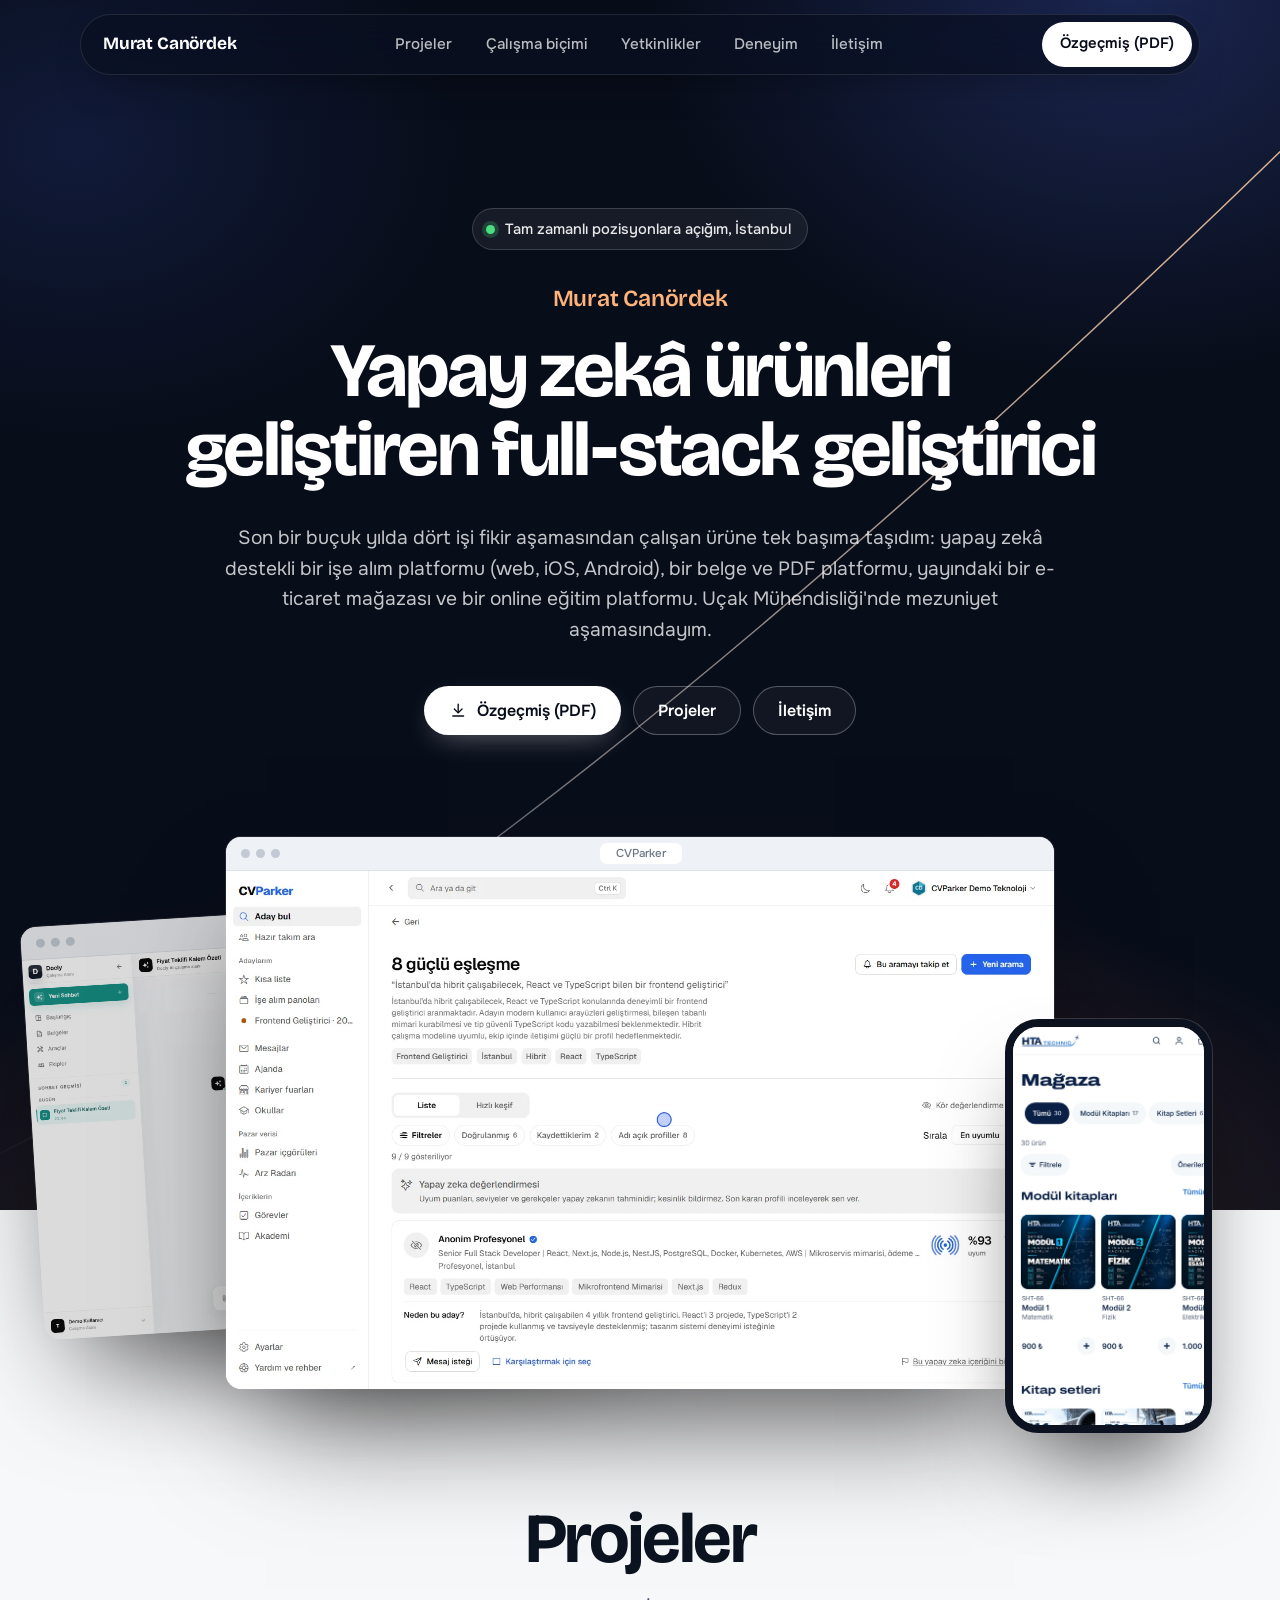
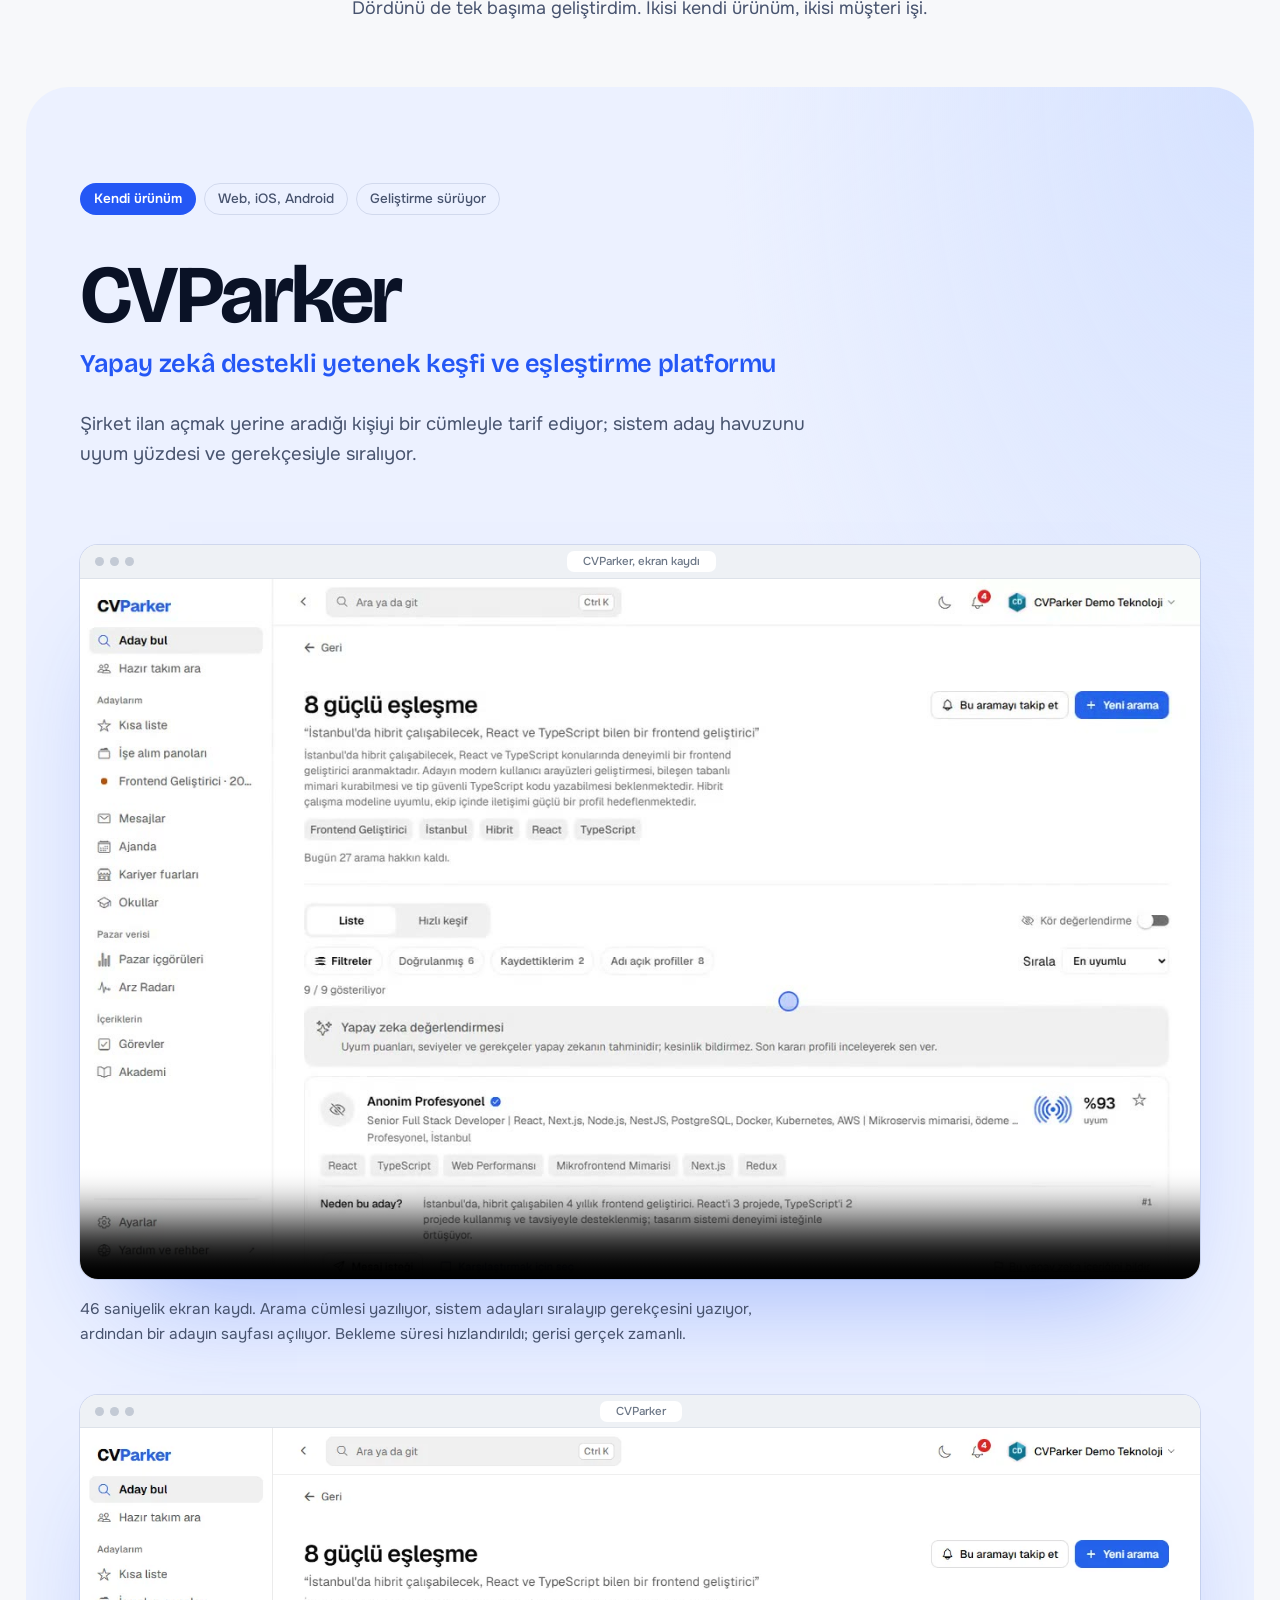
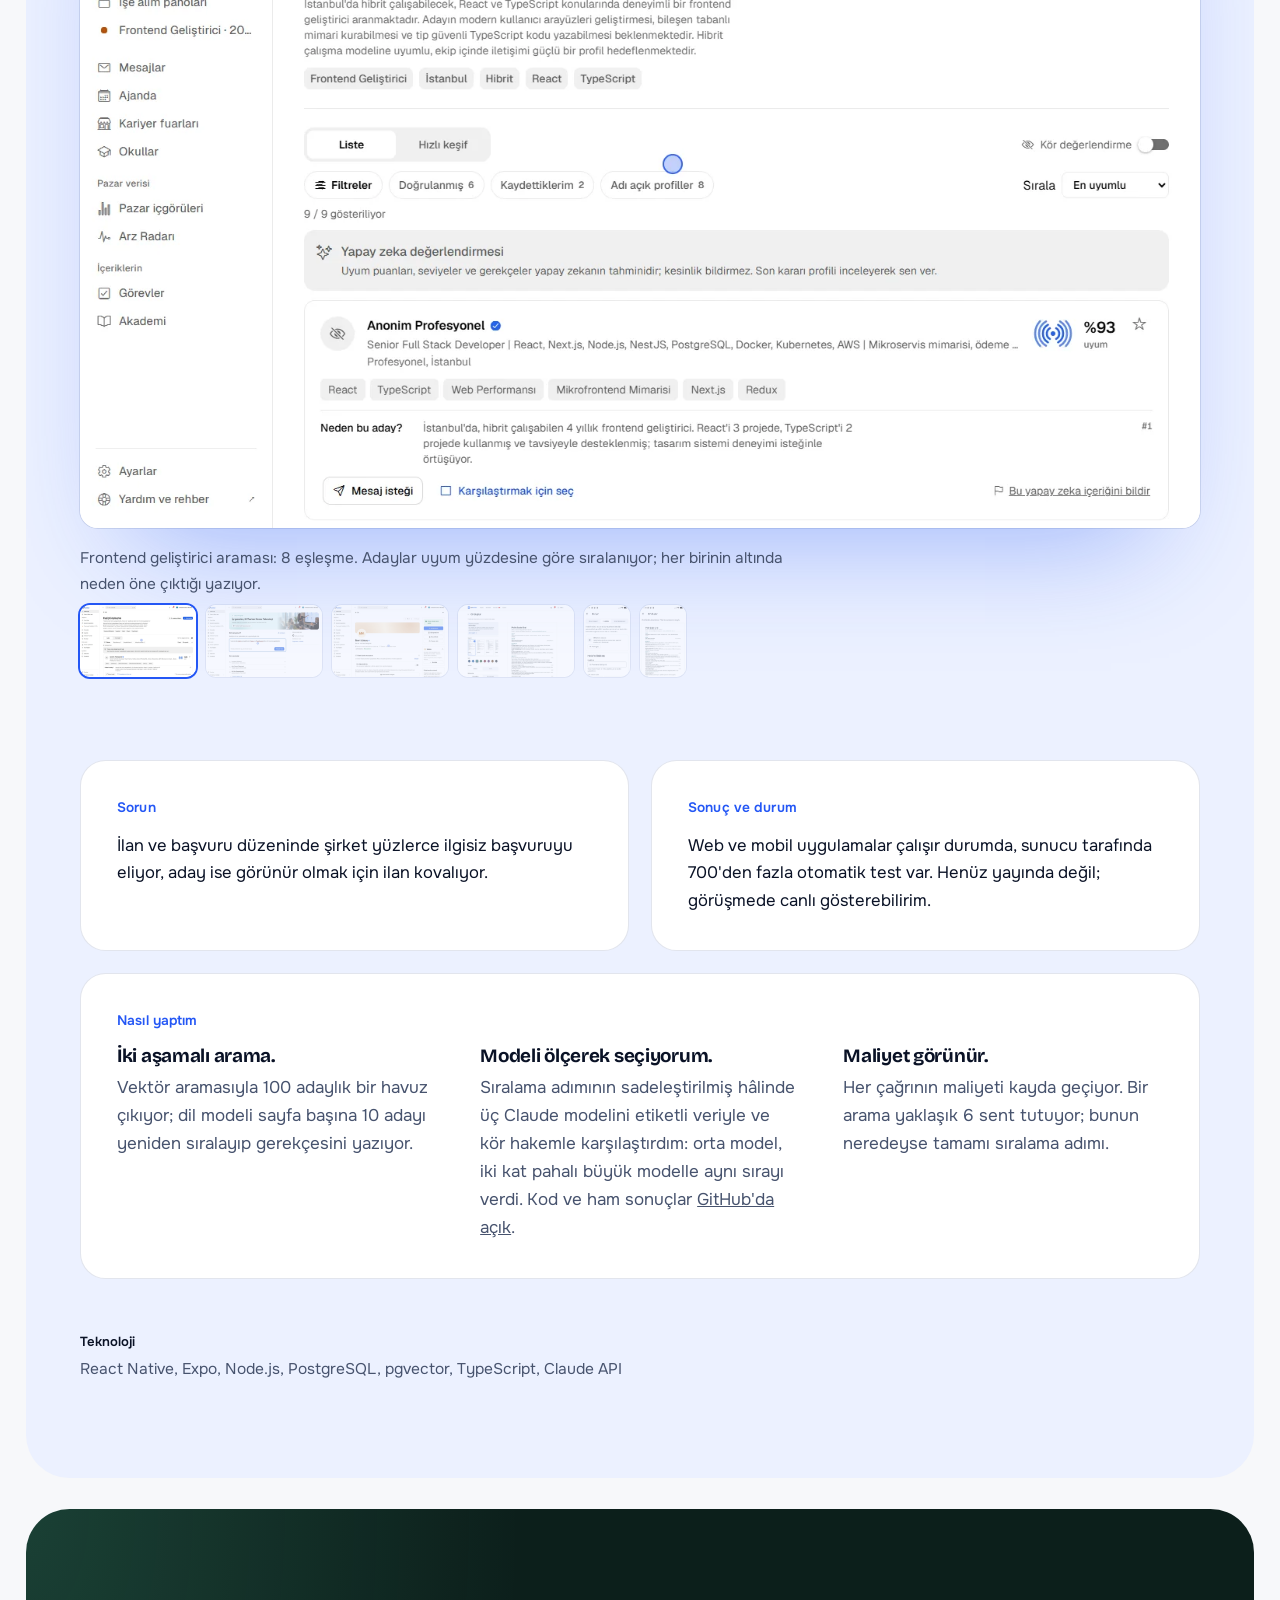
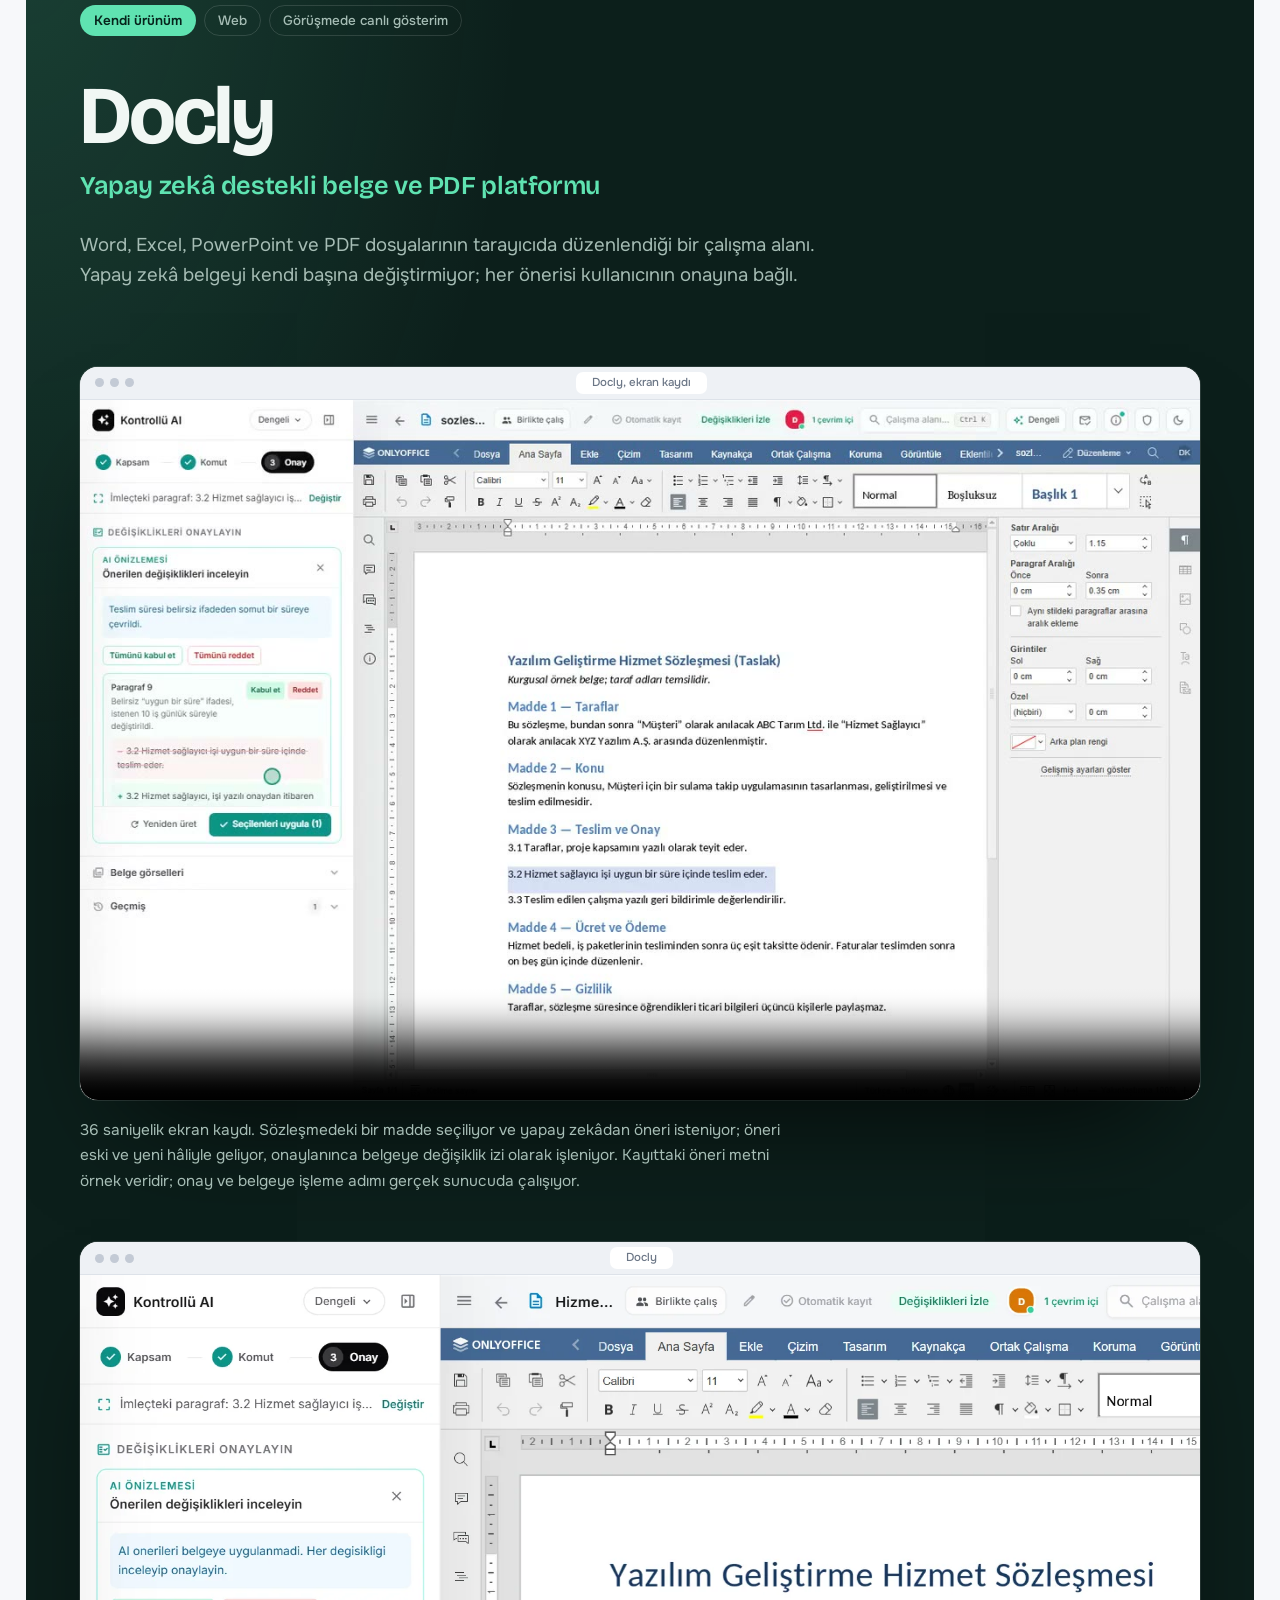
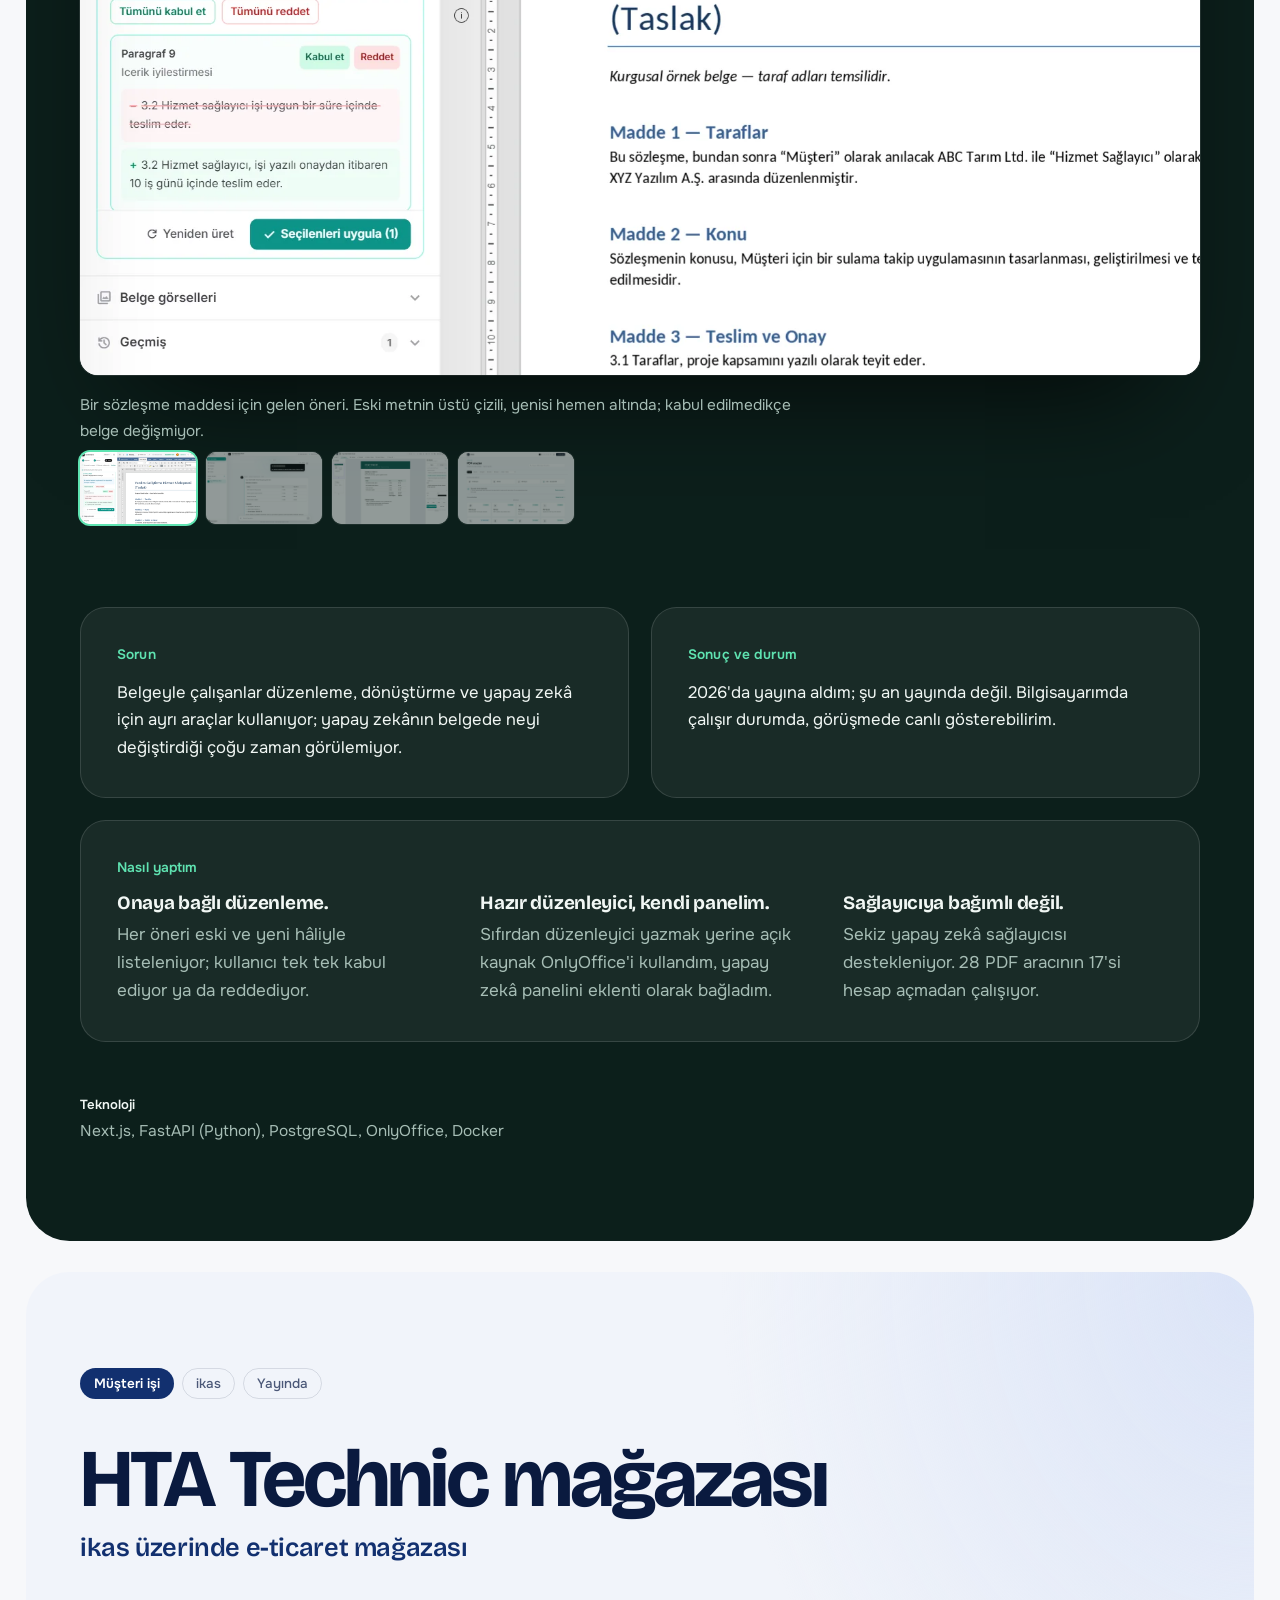
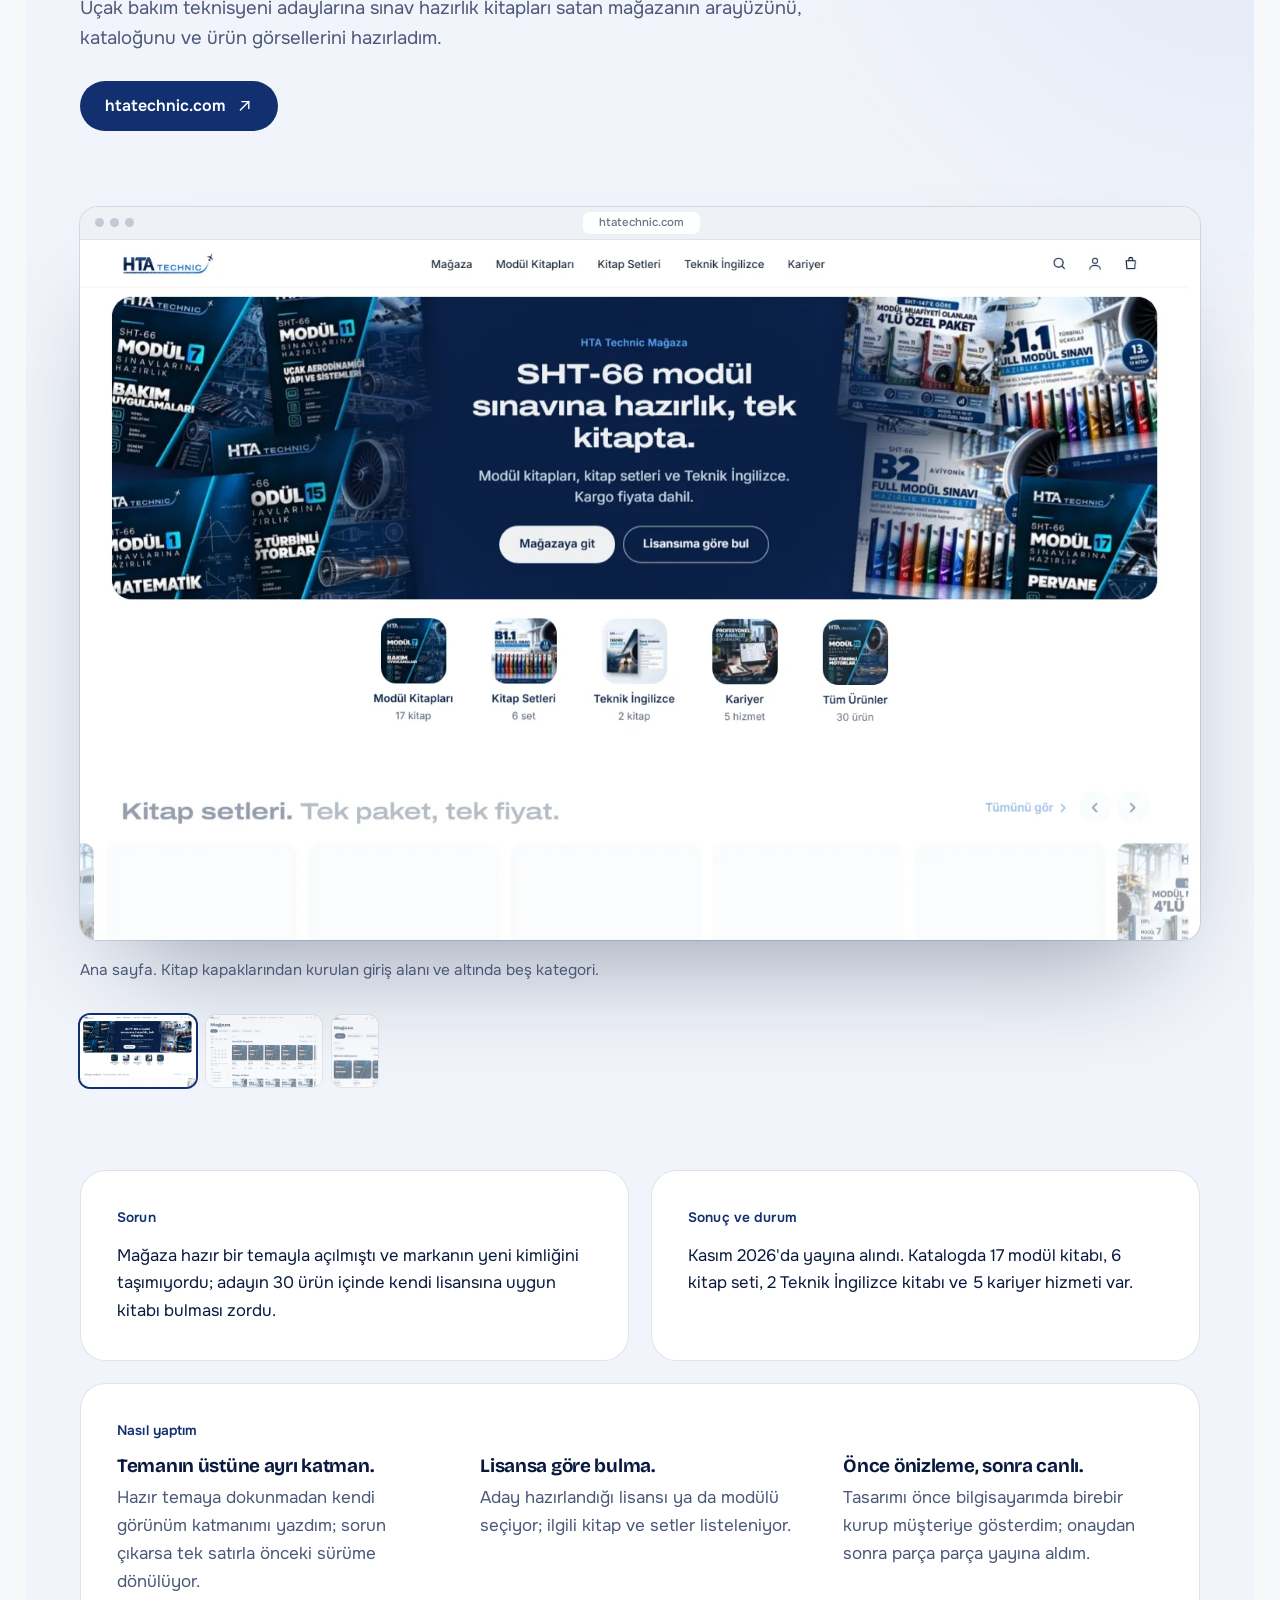
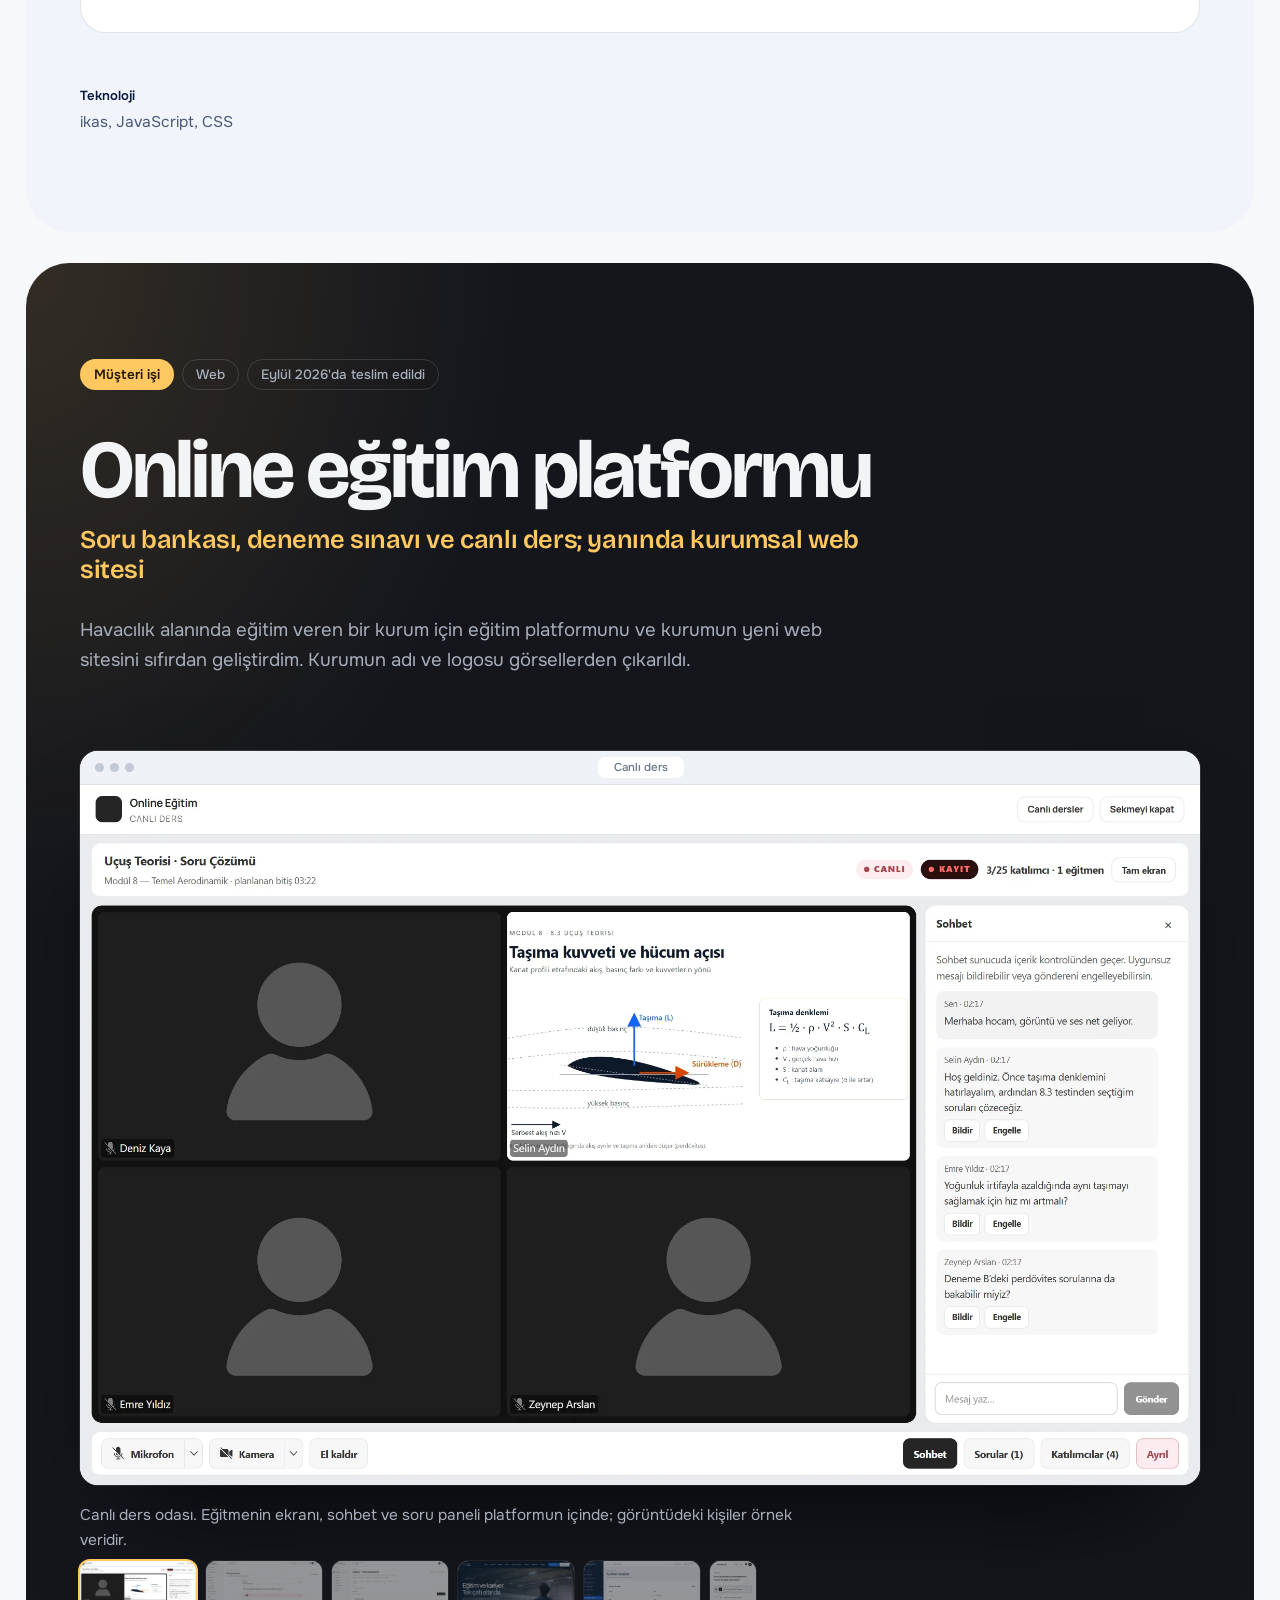
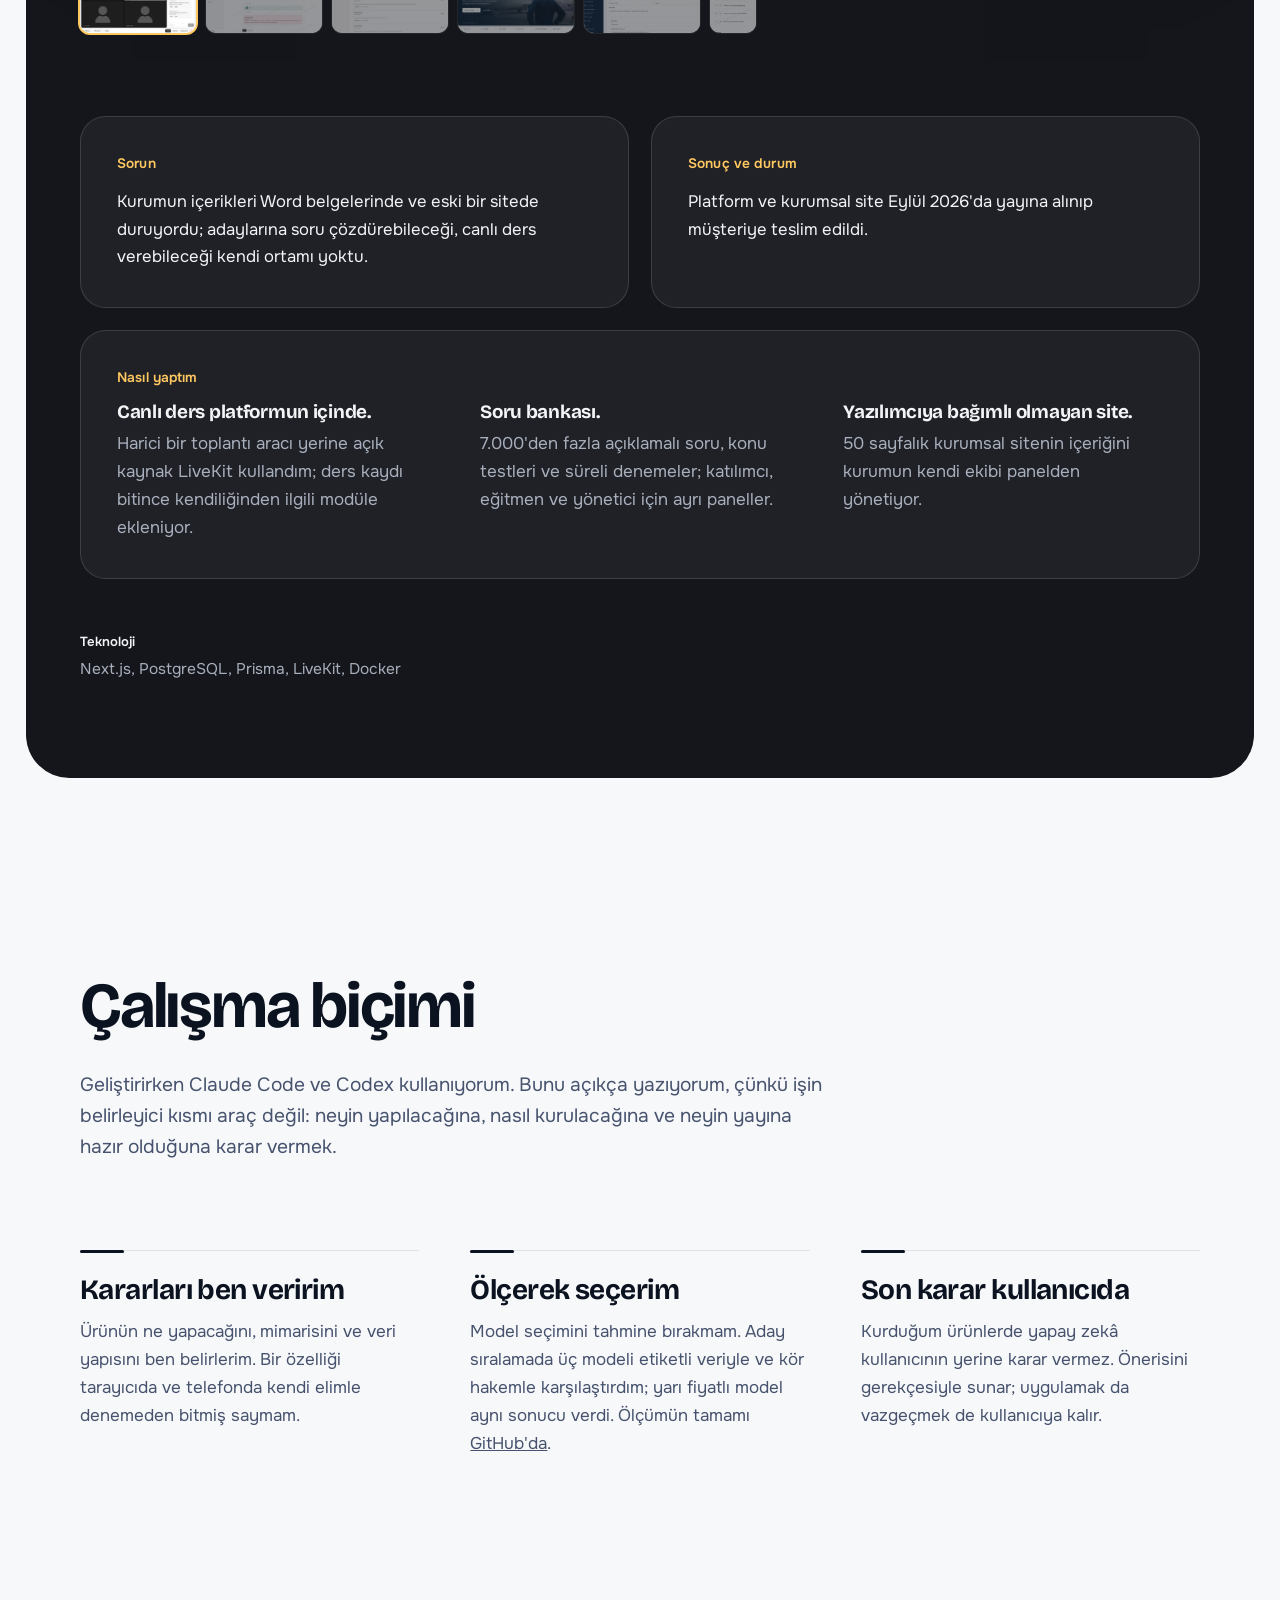
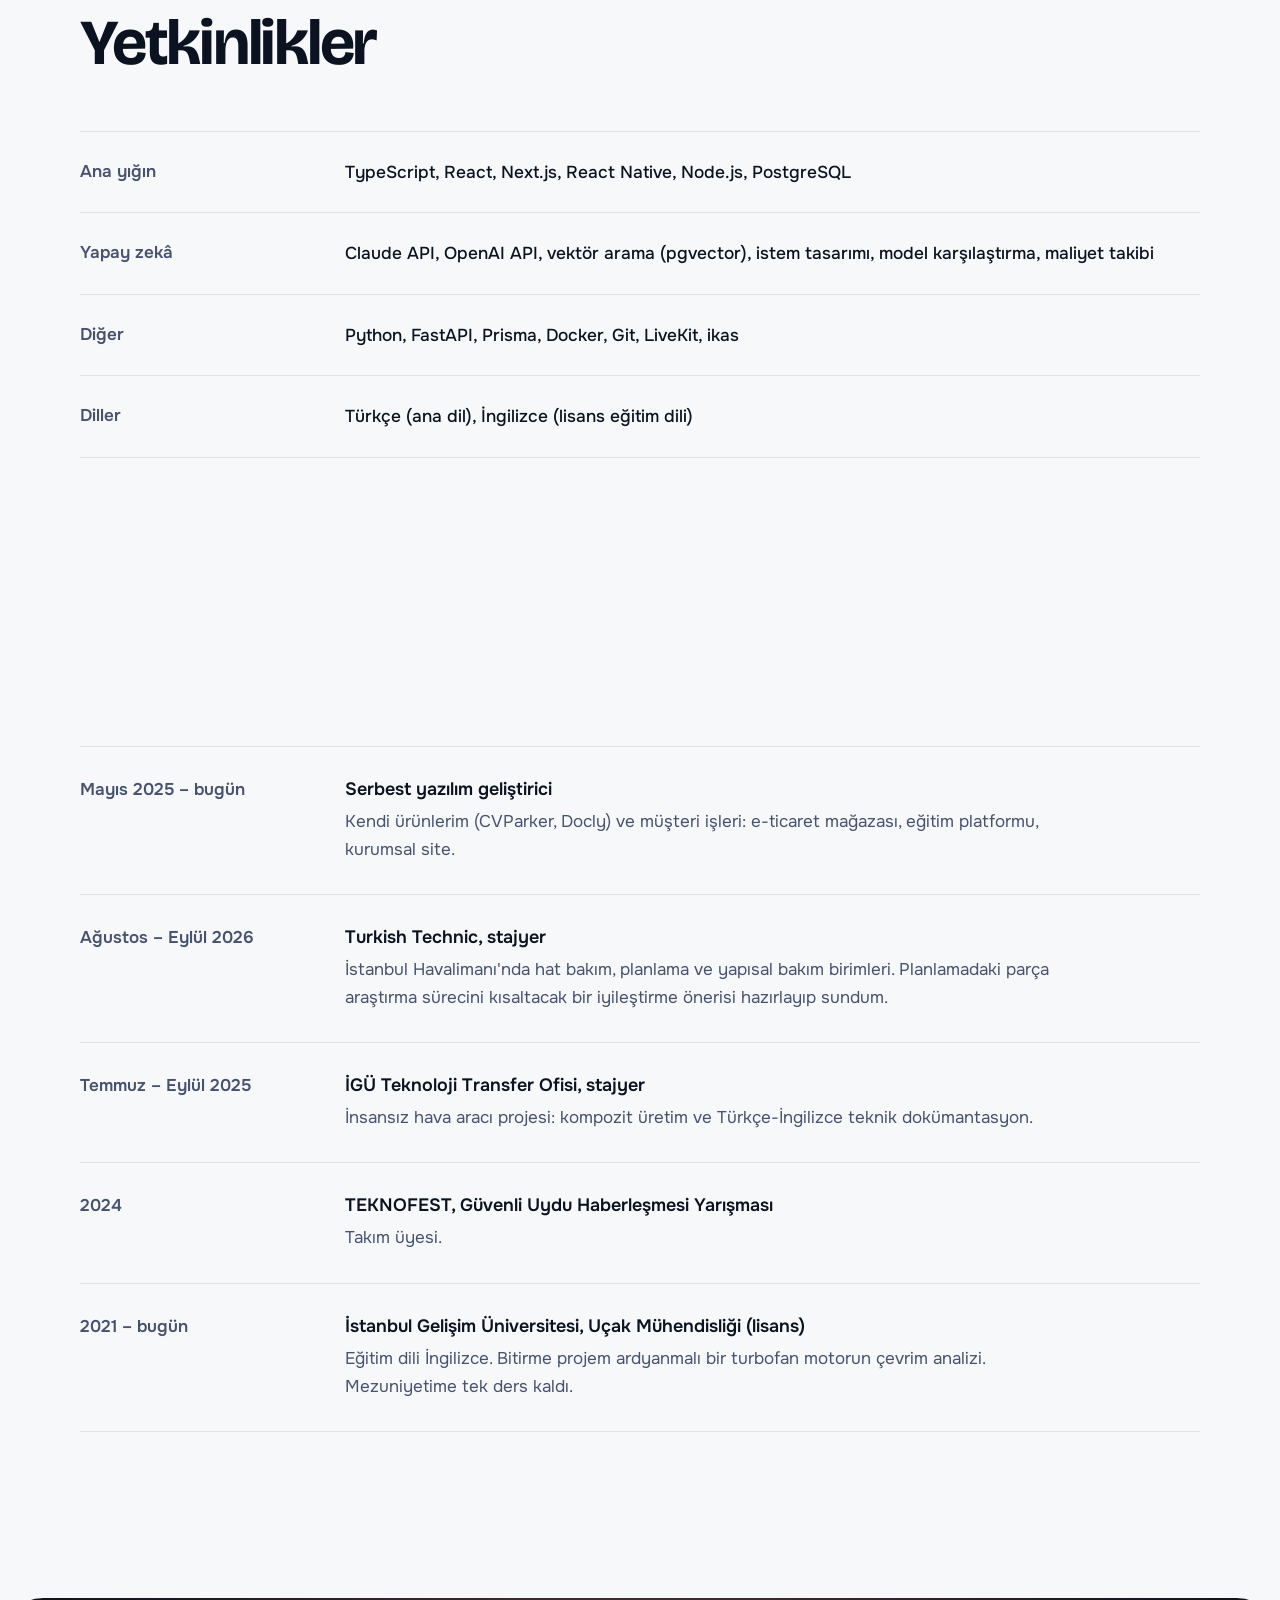
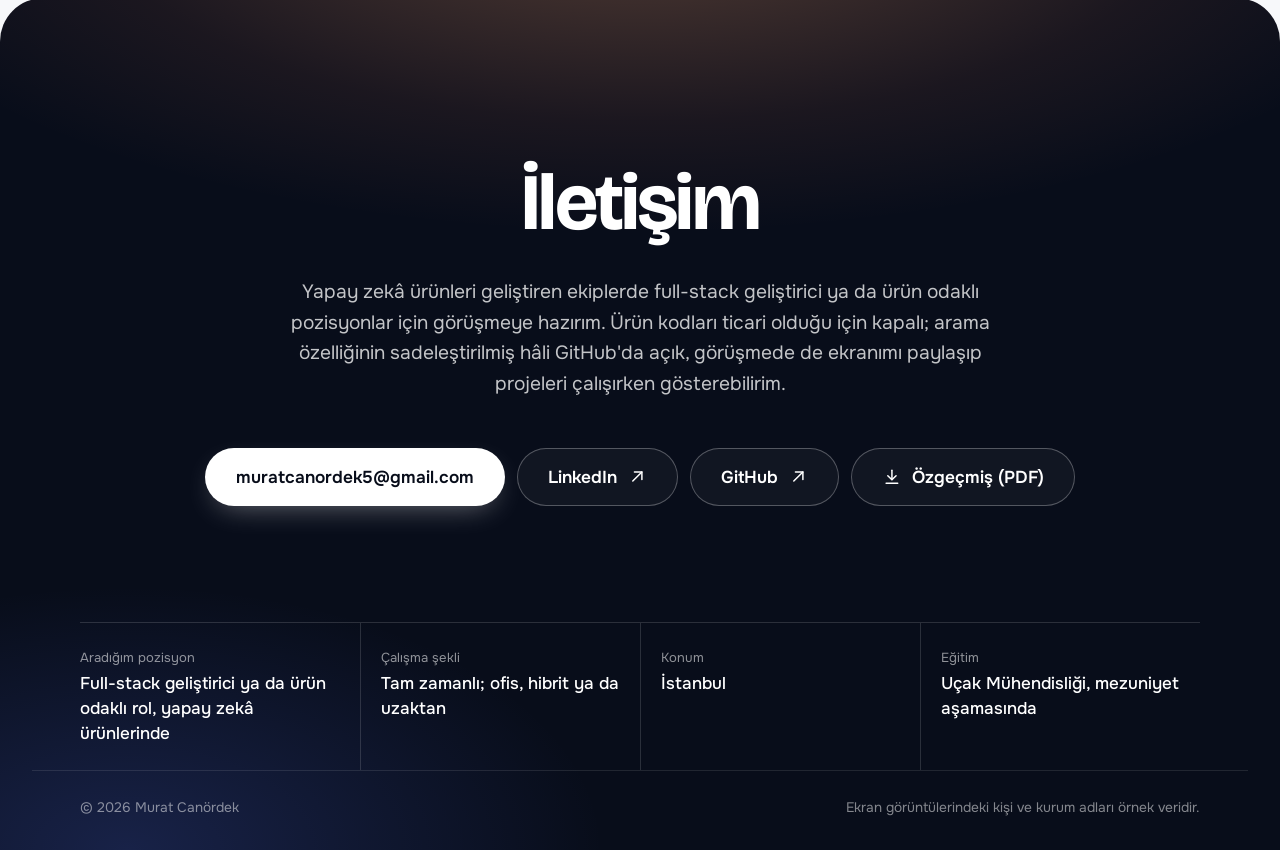
<file: index.html>
<!doctype html>
<html lang="tr">
<head>
<meta charset="utf-8">
<meta name="viewport" content="width=device-width, initial-scale=1">
<title>Murat Canördek | Full-stack geliştirici, yapay zekâ ürünleri</title>
<meta name="description" content="Murat Canördek, yapay zekâ ürünleri geliştiren full-stack geliştirici. Projeler: CVParker, Docly, HTA Technic mağazası ve bir online eğitim platformu.">
<meta property="og:type" content="website">
<meta property="og:title" content="Murat Canördek | Full-stack geliştirici, yapay zekâ ürünleri">
<meta property="og:description" content="Dört proje: sorun, rolüm, kararlarım ve sonuçlarıyla.">
<meta property="og:url" content="https://murat.canteknoloji.tr/">
<meta property="og:image" content="https://murat.canteknoloji.tr/img/paylasim.jpg">
<meta property="og:image:width" content="1200">
<meta property="og:image:height" content="630">
<meta property="og:locale" content="tr_TR">
<meta name="twitter:card" content="summary_large_image">
<link rel="canonical" href="https://murat.canteknoloji.tr/">
<link rel="icon" href="data:image/svg+xml,%3Csvg xmlns='http://www.w3.org/2000/svg' viewBox='0 0 32 32'%3E%3Crect width='32' height='32' rx='8' fill='%23080d1a'/%3E%3Cpath d='M8 22V10h2.9l3.1 7 3.1-7H20v12h-2.4v-7.6L14.9 21h-1.800l-2.700-6.600V22z' fill='%23fff'/%3E%3Ccircle cx='23.5' cy='20.5' r='1.9' fill='%23ffb27a'/%3E%3C/svg%3E">
<link rel="preconnect" href="https://fonts.googleapis.com">
<link rel="preconnect" href="https://fonts.gstatic.com" crossorigin>
<link href="https://fonts.googleapis.com/css2?family=Bricolage+Grotesque:opsz,wght@12..96,500..800&family=Onest:wght@400;500;600&display=swap" rel="stylesheet">
<link rel="stylesheet" href="stil.css">
<script>document.documentElement.classList.add('js');</script>
</head>
<body>
<a class="atla" href="#projeler">Projelere geç</a>

<svg width="0" height="0" style="position:absolute" aria-hidden="true" focusable="false">
  <defs>
    <symbol id="s-ok" viewBox="0 0 24 24"><path d="M6 12h12"/><path d="m13 7 5 5-5 5"/></symbol>
    <symbol id="s-dis" viewBox="0 0 24 24"><path d="M9 6h9v9"/><path d="M18 6 7 17"/></symbol>
    <symbol id="s-indir" viewBox="0 0 24 24"><path d="M12 4v11"/><path d="m7 10.500 5 5 5-5"/><path d="M5 19.500h14"/></symbol>
  </defs>
</svg>

<header class="ust">
  <a class="ust-ad" href="#bas">Murat Canördek</a>
  <nav aria-label="Sayfa bölümleri">
    <a href="#projeler">Projeler</a>
    <a href="#calisma">Çalışma biçimi</a>
    <a href="#yetkinlikler">Yetkinlikler</a>
    <a href="#deneyim">Deneyim</a>
    <a href="#iletisim">İletişim</a>
  </nav>
  <a class="ust-dugme" href="Murat-Canordek-Ozgecmis.pdf">Özgeçmiş (PDF)</a>
</header>

<main id="bas">

  <!-- ========== giriş ========== -->
  <section class="giris">
    <svg class="rota" viewBox="0 0 1440 620" preserveAspectRatio="none" aria-hidden="true">
      <defs>
        <linearGradient id="rota-boya" x1="0" x2="1">
          <stop offset="0" stop-color="#fff" stop-opacity="0"/>
          <stop offset=".35" stop-color="#fff" stop-opacity=".35"/>
          <stop offset="1" stop-color="#ffc79a" stop-opacity=".9"/>
        </linearGradient>
      </defs>
      <path class="rota-cizgi" d="M-40 600 C 320 520, 760 380, 1480 60" fill="none" stroke="url(#rota-boya)" stroke-width="1.5" vector-effect="non-scaling-stroke"/>
    </svg>

    <div class="giris-ic kap">
      <p class="hazir"><span aria-hidden="true"></span>Tam zamanlı pozisyonlara açığım, İstanbul</p>
      <p class="giris-ad">Murat Canördek</p>
      <h1>Yapay zekâ ürünleri geliştiren full&#8209;stack geliştirici</h1>
      <p class="giris-ozet">Son bir buçuk yılda dört işi fikir aşamasından çalışan ürüne tek başıma taşıdım: yapay zekâ destekli bir işe alım platformu (web, iOS, Android), bir belge ve PDF platformu, yayındaki bir e-ticaret mağazası ve bir online eğitim platformu. Uçak Mühendisliği'nde mezuniyet aşamasındayım.</p>
      <p class="giris-eylem">
        <a class="dugme dugme-acik" href="Murat-Canordek-Ozgecmis.pdf"><svg class="simge"><use href="#s-indir"/></svg> Özgeçmiş (PDF)</a>
        <a class="dugme dugme-hayalet" href="#projeler">Projeler</a>
        <a class="dugme dugme-hayalet" href="#iletisim">İletişim</a>
      </p>
    </div>

    <div class="sahne kap" aria-hidden="true">
      <div class="pencere pencere-arka">
        <div class="pencere-cubuk"><i></i><i></i><i></i><span>Docly</span></div>
        <img src="img/docly-06-docly-ai-sohbet.webp" alt="" width="2160" height="1350">
      </div>
      <div class="pencere pencere-on">
        <div class="pencere-cubuk"><i></i><i></i><i></i><span>CVParker</span></div>
        <img src="img/cvparker-arama-sonuclari.webp" alt="" width="1440" height="900">
      </div>
      <div class="telefon"><img src="img/magaza-mobil.webp" alt="" width="780" height="1688"></div>
    </div>
  </section>

  <!-- ========== projeler ========== -->
  <section id="projeler" class="isler">
    <div class="isler-giris kap" data-belir>
      <h2>Projeler</h2>
      <p>Dördünü de tek başıma geliştirdim. İkisi kendi ürünüm, ikisi müşteri işi.</p>
    </div>

    <!-- CVParker -->
    <article class="is is-cvparker" id="cvparker">
      <div class="is-ic">
        <header class="is-bas" data-belir>
          <ul class="rozetler"><li>Kendi ürünüm</li><li>Web, iOS, Android</li><li>Geliştirme sürüyor</li></ul>
          <h3>CVParker</h3>
          <p class="is-tanim">Yapay zekâ destekli yetenek keşfi ve eşleştirme platformu</p>
          <p class="is-ozet">Şirket ilan açmak yerine aradığı kişiyi bir cümleyle tarif ediyor; sistem aday havuzunu uyum yüzdesi ve gerekçesiyle sıralıyor.</p>
        </header>

        <figure class="kayit" data-belir>
          <div class="kayit-cerceve">
            <span class="pencere-cubuk" aria-hidden="true"><i></i><i></i><i></i><span>CVParker, ekran kaydı</span></span>
            <video controls muted playsinline preload="metadata" poster="video/cvparker-kapak.jpg" width="1280" height="800">
              <source src="video/cvparker.mp4" type="video/mp4">
            </video>
          </div>
          <figcaption>46 saniyelik ekran kaydı. Arama cümlesi yazılıyor, sistem adayları sıralayıp gerekçesini yazıyor, ardından bir adayın sayfası açılıyor. Bekleme süresi hızlandırıldı; gerisi gerçek zamanlı.</figcaption>
        </figure>

        <div class="galeri galeri-ek" data-galeri data-belir>
          <figure>
            <button class="buyuk" type="button" data-buyut aria-label="Görseli büyüt">
              <span class="pencere-cubuk" aria-hidden="true"><i></i><i></i><i></i><span>CVParker</span></span>
              <img src="img/cvparker-arama-sonuclari.webp" alt="CVParker arama sonuçları ekranı" width="1440" height="900" loading="lazy">
            </button>
            <figcaption>Frontend geliştirici araması: 8 eşleşme. Adaylar uyum yüzdesine göre sıralanıyor; her birinin altında neden öne çıktığı yazıyor.</figcaption>
          </figure>
          <div class="kucukler" role="group" aria-label="CVParker ekranları">
            <button type="button" aria-pressed="true" data-src="img/cvparker-arama-sonuclari.webp" data-yazi="Frontend geliştirici araması: 8 eşleşme. Adaylar uyum yüzdesine göre sıralanıyor; her birinin altında neden öne çıktığı yazıyor."><img src="img/cvparker-arama-sonuclari.webp" alt="Arama sonuçları" loading="lazy"></button>
            <button type="button" aria-pressed="false" data-src="img/cvparker-cumleyle-arama.webp" data-yazi="Şirketin çalışma alanı. Aranan kişi ilan açılmadan, düz bir cümleyle tarif ediliyor."><img src="img/cvparker-cumleyle-arama.webp" alt="Cümleyle arama" loading="lazy"></button>
            <button type="button" aria-pressed="false" data-src="img/cvparker-kanit-karti.webp" data-yazi="Aday sayfası: aramaya özel kanıt kartı, kör değerlendirme düğmesi ve şirketin aday için tuttuğu notlar."><img src="img/cvparker-kanit-karti.webp" alt="Aday sayfası" loading="lazy"></button>
            <button type="button" aria-pressed="false" data-src="img/cvparker-cv-olusturucu.webp" data-yazi="Adayın özgeçmiş hazırlama ekranı: canlı önizleme ve 12 tasarım."><img src="img/cvparker-cv-olusturucu.webp" alt="Özgeçmiş hazırlama" loading="lazy"></button>
            <button type="button" class="dik" aria-pressed="false" data-src="img/cvparker-mobil-hedef.webp" data-yazi="Telefon uygulaması: aday hedeflediği rolü seçiyor, yol haritası çıkarılıyor."><img src="img/cvparker-mobil-hedef.webp" alt="Telefonda kariyer hedefi" loading="lazy"></button>
            <button type="button" class="dik" aria-pressed="false" data-src="img/cvparker-mobil-cv.webp" data-yazi="Telefon uygulaması: özgeçmiş hazırlama ekranı."><img src="img/cvparker-mobil-cv.webp" alt="Telefonda özgeçmiş hazırlama" loading="lazy"></button>
          </div>
        </div>

        <div class="vaka">
          <section data-belir>
            <h4>Sorun</h4>
            <p>İlan ve başvuru düzeninde şirket yüzlerce ilgisiz başvuruyu eliyor, aday ise görünür olmak için ilan kovalıyor.</p>
          </section>
          <section data-belir>
            <h4>Sonuç ve durum</h4>
            <p>Web ve mobil uygulamalar çalışır durumda, sunucu tarafında 700'den fazla otomatik test var. Henüz yayında değil; görüşmede canlı gösterebilirim.</p>
          </section>
          <section class="vaka-genis" data-belir>
            <h4>Nasıl yaptım</h4>
            <ul>
              <li><b>İki aşamalı arama.</b> Vektör aramasıyla 100 adaylık bir havuz çıkıyor; dil modeli sayfa başına 10 adayı yeniden sıralayıp gerekçesini yazıyor.</li>
              <li><b>Modeli ölçerek seçiyorum.</b> Sıralama adımının sadeleştirilmiş hâlinde üç Claude modelini etiketli veriyle ve kör hakemle karşılaştırdım: orta model, iki kat pahalı büyük modelle aynı sırayı verdi. Kod ve ham sonuçlar <a href="https://github.com/Mcan1977/cumleyle-aday-arama" rel="noopener">GitHub'da açık</a>.</li>
              <li><b>Maliyet görünür.</b> Her çağrının maliyeti kayda geçiyor. Bir arama yaklaşık 6 sent tutuyor; bunun neredeyse tamamı sıralama adımı.</li>
            </ul>
          </section>
        </div>

        <p class="teknoloji" data-belir><span>Teknoloji</span> React Native, Expo, Node.js, PostgreSQL, pgvector, TypeScript, Claude API</p>
      </div>
    </article>

    <!-- Docly -->
    <article class="is is-docly" id="docly">
      <div class="is-ic">
        <header class="is-bas" data-belir>
          <ul class="rozetler"><li>Kendi ürünüm</li><li>Web</li><li>Görüşmede canlı gösterim</li></ul>
          <h3>Docly</h3>
          <p class="is-tanim">Yapay zekâ destekli belge ve PDF platformu</p>
          <p class="is-ozet">Word, Excel, PowerPoint ve PDF dosyalarının tarayıcıda düzenlendiği bir çalışma alanı. Yapay zekâ belgeyi kendi başına değiştirmiyor; her önerisi kullanıcının onayına bağlı.</p>
        </header>

        <figure class="kayit" data-belir>
          <div class="kayit-cerceve">
            <span class="pencere-cubuk" aria-hidden="true"><i></i><i></i><i></i><span>Docly, ekran kaydı</span></span>
            <video controls muted playsinline preload="metadata" poster="video/docly-kapak.jpg" width="1280" height="800">
              <source src="video/docly.mp4" type="video/mp4">
            </video>
          </div>
          <figcaption>36 saniyelik ekran kaydı. Sözleşmedeki bir madde seçiliyor ve yapay zekâdan öneri isteniyor; öneri eski ve yeni hâliyle geliyor, onaylanınca belgeye değişiklik izi olarak işleniyor. Kayıttaki öneri metni örnek veridir; onay ve belgeye işleme adımı gerçek sunucuda çalışıyor.</figcaption>
        </figure>

        <div class="galeri galeri-ek" data-galeri data-belir>
          <figure>
            <button class="buyuk" type="button" data-buyut aria-label="Görseli büyüt">
              <span class="pencere-cubuk" aria-hidden="true"><i></i><i></i><i></i><span>Docly</span></span>
              <img src="img/docly-04-kontrollu-ai-onerisi.webp" alt="Docly'de onay bekleyen yapay zekâ önerisi" width="1640" height="1350" loading="lazy">
            </button>
            <figcaption>Bir sözleşme maddesi için gelen öneri. Eski metnin üstü çizili, yenisi hemen altında; kabul edilmedikçe belge değişmiyor.</figcaption>
          </figure>
          <div class="kucukler" role="group" aria-label="Docly ekranları">
            <button type="button" aria-pressed="true" data-src="img/docly-04-kontrollu-ai-onerisi.webp" data-yazi="Bir sözleşme maddesi için gelen öneri. Eski metnin üstü çizili, yenisi hemen altında; kabul edilmedikçe belge değişmiyor."><img src="img/docly-04-kontrollu-ai-onerisi.webp" alt="Onay bekleyen öneri" loading="lazy"></button>
            <button type="button" aria-pressed="false" data-src="img/docly-06-docly-ai-sohbet.webp" data-yazi="Belgeyle sohbet. Eklenen teklif dosyası hakkında soru soruluyor, yanıt tablo olarak geliyor."><img src="img/docly-06-docly-ai-sohbet.webp" alt="Belgeyle sohbet" loading="lazy"></button>
            <button type="button" aria-pressed="false" data-src="img/docly-05-pdf-calisma-alani.webp" data-yazi="PDF çalışma alanı. Tek bir satır doğrudan düzenleniyor; özgün dosya korunuyor."><img src="img/docly-05-pdf-calisma-alani.webp" alt="PDF çalışma alanı" loading="lazy"></button>
            <button type="button" aria-pressed="false" data-src="img/docly-02-arac-merkezi.webp" data-yazi="Araç merkezi: 28 PDF aracı tek sayfada."><img src="img/docly-02-arac-merkezi.webp" alt="Araç merkezi" loading="lazy"></button>
          </div>
        </div>

        <div class="vaka">
          <section data-belir>
            <h4>Sorun</h4>
            <p>Belgeyle çalışanlar düzenleme, dönüştürme ve yapay zekâ için ayrı araçlar kullanıyor; yapay zekânın belgede neyi değiştirdiği çoğu zaman görülemiyor.</p>
          </section>
          <section data-belir>
            <h4>Sonuç ve durum</h4>
            <p>2026'da yayına aldım; şu an yayında değil. Bilgisayarımda çalışır durumda, görüşmede canlı gösterebilirim.</p>
          </section>
          <section class="vaka-genis" data-belir>
            <h4>Nasıl yaptım</h4>
            <ul>
              <li><b>Onaya bağlı düzenleme.</b> Her öneri eski ve yeni hâliyle listeleniyor; kullanıcı tek tek kabul ediyor ya da reddediyor.</li>
              <li><b>Hazır düzenleyici, kendi panelim.</b> Sıfırdan düzenleyici yazmak yerine açık kaynak OnlyOffice'i kullandım, yapay zekâ panelini eklenti olarak bağladım.</li>
              <li><b>Sağlayıcıya bağımlı değil.</b> Sekiz yapay zekâ sağlayıcısı destekleniyor. 28 PDF aracının 17'si hesap açmadan çalışıyor.</li>
            </ul>
          </section>
        </div>

        <p class="teknoloji" data-belir><span>Teknoloji</span> Next.js, FastAPI (Python), PostgreSQL, OnlyOffice, Docker</p>
      </div>
    </article>

    <!-- Mağaza -->
    <article class="is is-magaza" id="magaza">
      <div class="is-ic">
        <header class="is-bas" data-belir>
          <ul class="rozetler"><li>Müşteri işi</li><li>ikas</li><li>Yayında</li></ul>
          <h3>HTA Technic mağazası</h3>
          <p class="is-tanim">ikas üzerinde e-ticaret mağazası</p>
          <p class="is-ozet">Uçak bakım teknisyeni adaylarına sınav hazırlık kitapları satan mağazanın arayüzünü, kataloğunu ve ürün görsellerini hazırladım.</p>
          <p class="is-baglanti"><a class="dugme dugme-vurgu" href="https://htatechnic.com" rel="noopener">htatechnic.com <svg class="simge"><use href="#s-dis"/></svg></a></p>
        </header>

        <div class="galeri" data-galeri data-belir>
          <figure>
            <button class="buyuk" type="button" data-buyut aria-label="Görseli büyüt">
              <span class="pencere-cubuk" aria-hidden="true"><i></i><i></i><i></i><span>htatechnic.com</span></span>
              <img src="img/magaza-ana-sayfa.webp" alt="Mağazanın ana sayfası" width="1440" height="900" loading="lazy">
            </button>
            <figcaption>Ana sayfa. Kitap kapaklarından kurulan giriş alanı ve altında beş kategori.</figcaption>
          </figure>
          <div class="kucukler" role="group" aria-label="Mağaza ekranları">
            <button type="button" aria-pressed="true" data-src="img/magaza-ana-sayfa.webp" data-yazi="Ana sayfa. Kitap kapaklarından kurulan giriş alanı ve altında beş kategori."><img src="img/magaza-ana-sayfa.webp" alt="Ana sayfa" loading="lazy"></button>
            <button type="button" aria-pressed="false" data-src="img/magaza-urunler.webp" data-yazi="Mağaza sayfası. Lisansa, modüle ve fiyata göre süzme; ürünler kategori şeritlerinde."><img src="img/magaza-urunler.webp" alt="Mağaza sayfası" loading="lazy"></button>
            <button type="button" class="dik" aria-pressed="false" data-src="img/magaza-mobil.webp" data-yazi="Aynı mağaza telefonda."><img src="img/magaza-mobil.webp" alt="Telefonda mağaza" loading="lazy"></button>
          </div>
        </div>

        <div class="vaka">
          <section data-belir>
            <h4>Sorun</h4>
            <p>Mağaza hazır bir temayla açılmıştı ve markanın yeni kimliğini taşımıyordu; adayın 30 ürün içinde kendi lisansına uygun kitabı bulması zordu.</p>
          </section>
          <section data-belir>
            <h4>Sonuç ve durum</h4>
            <p>Kasım 2026'da yayına alındı. Katalogda 17 modül kitabı, 6 kitap seti, 2 Teknik İngilizce kitabı ve 5 kariyer hizmeti var.</p>
          </section>
          <section class="vaka-genis" data-belir>
            <h4>Nasıl yaptım</h4>
            <ul>
              <li><b>Temanın üstüne ayrı katman.</b> Hazır temaya dokunmadan kendi görünüm katmanımı yazdım; sorun çıkarsa tek satırla önceki sürüme dönülüyor.</li>
              <li><b>Lisansa göre bulma.</b> Aday hazırlandığı lisansı ya da modülü seçiyor; ilgili kitap ve setler listeleniyor.</li>
              <li><b>Önce önizleme, sonra canlı.</b> Tasarımı önce bilgisayarımda birebir kurup müşteriye gösterdim; onaydan sonra parça parça yayına aldım.</li>
            </ul>
          </section>
        </div>

        <p class="teknoloji" data-belir><span>Teknoloji</span> ikas, JavaScript, CSS</p>
      </div>
    </article>

    <!-- Eğitim platformu -->
    <article class="is is-egitim" id="egitim">
      <div class="is-ic">
        <header class="is-bas" data-belir>
          <ul class="rozetler"><li>Müşteri işi</li><li>Web</li><li>Eylül 2026'da teslim edildi</li></ul>
          <h3>Online eğitim platformu</h3>
          <p class="is-tanim">Soru bankası, deneme sınavı ve canlı ders; yanında kurumsal web sitesi</p>
          <p class="is-ozet">Havacılık alanında eğitim veren bir kurum için eğitim platformunu ve kurumun yeni web sitesini sıfırdan geliştirdim. Kurumun adı ve logosu görsellerden çıkarıldı.</p>
        </header>

        <div class="galeri" data-galeri data-belir>
          <figure>
            <button class="buyuk" type="button" data-buyut aria-label="Görseli büyüt">
              <span class="pencere-cubuk" aria-hidden="true"><i></i><i></i><i></i><span>Canlı ders</span></span>
              <img src="img/musteri-egitim-platformu-05-canli-ders-odasi.webp" alt="Platform içindeki canlı ders odası" width="2160" height="1350" loading="lazy">
            </button>
            <figcaption>Canlı ders odası. Eğitmenin ekranı, sohbet ve soru paneli platformun içinde; görüntüdeki kişiler örnek veridir.</figcaption>
          </figure>
          <div class="kucukler" role="group" aria-label="Eğitim platformu ve kurumsal site ekranları">
            <button type="button" aria-pressed="true" data-src="img/musteri-egitim-platformu-05-canli-ders-odasi.webp" data-yazi="Canlı ders odası. Eğitmenin ekranı, sohbet ve soru paneli platformun içinde; görüntüdeki kişiler örnek veridir."><img src="img/musteri-egitim-platformu-05-canli-ders-odasi.webp" alt="Canlı ders odası" loading="lazy"></button>
            <button type="button" aria-pressed="false" data-src="img/musteri-egitim-platformu-04-konu-testi-aciklamali-cozum.webp" data-yazi="Konu testi. Yanıt verildiği anda doğru seçenek ve çözümün açıklaması görünüyor."><img src="img/musteri-egitim-platformu-04-konu-testi-aciklamali-cozum.webp" alt="Açıklamalı konu testi" loading="lazy"></button>
            <button type="button" aria-pressed="false" data-src="img/musteri-egitim-platformu-02-yonetim-modul-calisma-alani.webp" data-yazi="Yönetim paneli. Bir modülün testleri, denemeleri, canlı dersleri ve erişimleri tek sayfada."><img src="img/musteri-egitim-platformu-02-yonetim-modul-calisma-alani.webp" alt="Modül yönetim paneli" loading="lazy"></button>
            <button type="button" aria-pressed="false" data-src="img/musteri-kurumsal-site-01-ana-sayfa.webp" data-yazi="Kurumun yeni web sitesinin ana sayfası."><img src="img/musteri-kurumsal-site-01-ana-sayfa.webp" alt="Kurumsal site ana sayfası" loading="lazy"></button>
            <button type="button" aria-pressed="false" data-src="img/musteri-kurumsal-site-05-panel-icerik-duzenleyici.webp" data-yazi="Site paneli. Sayfa başlıkları ve metinler yazılımcıya gerek kalmadan güncelleniyor."><img src="img/musteri-kurumsal-site-05-panel-icerik-duzenleyici.webp" alt="İçerik düzenleyici" loading="lazy"></button>
            <button type="button" class="dik" aria-pressed="false" data-src="img/musteri-egitim-platformu-07-mobil-deneme-sinavi.webp" data-yazi="Telefonda deneme sınavı. Soru, seçenekler ve gezinme tek elle kullanılabiliyor."><img src="img/musteri-egitim-platformu-07-mobil-deneme-sinavi.webp" alt="Telefonda deneme sınavı" loading="lazy"></button>
          </div>
        </div>

        <div class="vaka">
          <section data-belir>
            <h4>Sorun</h4>
            <p>Kurumun içerikleri Word belgelerinde ve eski bir sitede duruyordu; adaylarına soru çözdürebileceği, canlı ders verebileceği kendi ortamı yoktu.</p>
          </section>
          <section data-belir>
            <h4>Sonuç ve durum</h4>
            <p>Platform ve kurumsal site Eylül 2026'da yayına alınıp müşteriye teslim edildi.</p>
          </section>
          <section class="vaka-genis" data-belir>
            <h4>Nasıl yaptım</h4>
            <ul>
              <li><b>Canlı ders platformun içinde.</b> Harici bir toplantı aracı yerine açık kaynak LiveKit kullandım; ders kaydı bitince kendiliğinden ilgili modüle ekleniyor.</li>
              <li><b>Soru bankası.</b> 7.000'den fazla açıklamalı soru, konu testleri ve süreli denemeler; katılımcı, eğitmen ve yönetici için ayrı paneller.</li>
              <li><b>Yazılımcıya bağımlı olmayan site.</b> 50 sayfalık kurumsal sitenin içeriğini kurumun kendi ekibi panelden yönetiyor.</li>
            </ul>
          </section>
        </div>

        <p class="teknoloji" data-belir><span>Teknoloji</span> Next.js, PostgreSQL, Prisma, LiveKit, Docker</p>
      </div>
    </article>
  </section>

  <!-- ========== çalışma biçimi ========== -->
  <section id="calisma" class="yaklasim kap">
    <div class="yaklasim-bas" data-belir>
      <h2>Çalışma biçimi</h2>
      <p>Geliştirirken Claude Code ve Codex kullanıyorum. Bunu açıkça yazıyorum, çünkü işin belirleyici kısmı araç değil: neyin yapılacağına, nasıl kurulacağına ve neyin yayına hazır olduğuna karar vermek.</p>
    </div>
    <div class="ilkeler">
      <div data-belir>
        <h3>Kararları ben veririm</h3>
        <p>Ürünün ne yapacağını, mimarisini ve veri yapısını ben belirlerim. Bir özelliği tarayıcıda ve telefonda kendi elimle denemeden bitmiş saymam.</p>
      </div>
      <div data-belir>
        <h3>Ölçerek seçerim</h3>
        <p>Model seçimini tahmine bırakmam. Aday sıralamada üç modeli etiketli veriyle ve kör hakemle karşılaştırdım; yarı fiyatlı model aynı sonucu verdi. Ölçümün tamamı <a href="https://github.com/Mcan1977/cumleyle-aday-arama" rel="noopener">GitHub'da</a>.</p>
      </div>
      <div data-belir>
        <h3>Son karar kullanıcıda</h3>
        <p>Kurduğum ürünlerde yapay zekâ kullanıcının yerine karar vermez. Önerisini gerekçesiyle sunar; uygulamak da vazgeçmek de kullanıcıya kalır.</p>
      </div>
    </div>
  </section>

  <!-- ========== yetkinlikler ========== -->
  <section id="yetkinlikler" class="yetkinlikler kap">
    <h2 data-belir>Yetkinlikler</h2>
    <dl class="beceri">
      <div data-belir><dt>Ana yığın</dt><dd>TypeScript, React, Next.js, React Native, Node.js, PostgreSQL</dd></div>
      <div data-belir><dt>Yapay zekâ</dt><dd>Claude API, OpenAI API, vektör arama (pgvector), istem tasarımı, model karşılaştırma, maliyet takibi</dd></div>
      <div data-belir><dt>Diğer</dt><dd>Python, FastAPI, Prisma, Docker, Git, LiveKit, ikas</dd></div>
      <div data-belir><dt>Diller</dt><dd>Türkçe (ana dil), İngilizce (lisans eğitim dili)</dd></div>
    </dl>
  </section>

  <!-- ========== deneyim ========== -->
  <section id="deneyim" class="yolculuk kap">
    <h2 data-belir>Deneyim ve eğitim</h2>
    <ol class="duraklar">
      <li data-belir>
        <time>Mayıs 2025 – bugün</time>
        <div><h3>Serbest yazılım geliştirici</h3><p>Kendi ürünlerim (CVParker, Docly) ve müşteri işleri: e-ticaret mağazası, eğitim platformu, kurumsal site.</p></div>
      </li>
      <li data-belir>
        <time>Ağustos – Eylül 2026</time>
        <div><h3>Turkish Technic, stajyer</h3><p>İstanbul Havalimanı'nda hat bakım, planlama ve yapısal bakım birimleri. Planlamadaki parça araştırma sürecini kısaltacak bir iyileştirme önerisi hazırlayıp sundum.</p></div>
      </li>
      <li data-belir>
        <time>Temmuz – Eylül 2025</time>
        <div><h3>İGÜ Teknoloji Transfer Ofisi, stajyer</h3><p>İnsansız hava aracı projesi: kompozit üretim ve Türkçe-İngilizce teknik dokümantasyon.</p></div>
      </li>
      <li data-belir>
        <time>2024</time>
        <div><h3>TEKNOFEST, Güvenli Uydu Haberleşmesi Yarışması</h3><p>Takım üyesi.</p></div>
      </li>
      <li data-belir>
        <time>2021 – bugün</time>
        <div><h3>İstanbul Gelişim Üniversitesi, Uçak Mühendisliği (lisans)</h3><p>Eğitim dili İngilizce. Bitirme projem ardyanmalı bir turbofan motorun çevrim analizi. Mezuniyetime tek ders kaldı.</p></div>
      </li>
    </ol>
  </section>

  <!-- ========== iletişim ========== -->
  <section id="iletisim" class="iletisim">
    <div class="kap">
      <h2 data-belir>İletişim</h2>
      <p class="iletisim-ozet" data-belir>Yapay zekâ ürünleri geliştiren ekiplerde full-stack geliştirici ya da ürün odaklı pozisyonlar için görüşmeye hazırım. Ürün kodları ticari olduğu için kapalı; arama özelliğinin sadeleştirilmiş hâli GitHub'da açık, görüşmede de ekranımı paylaşıp projeleri çalışırken gösterebilirim.</p>
      <p class="iletisim-eylem" data-belir>
        <a class="dugme dugme-acik dugme-buyuk" href="mailto:muratcanordek5@gmail.com">muratcanordek5@gmail.com</a>
        <a class="dugme dugme-hayalet dugme-buyuk" href="https://www.linkedin.com/in/murat-can%C3%B6rdek-87111a228" rel="noopener">LinkedIn <svg class="simge"><use href="#s-dis"/></svg></a>
        <a class="dugme dugme-hayalet dugme-buyuk" href="https://github.com/Mcan1977" rel="noopener">GitHub <svg class="simge"><use href="#s-dis"/></svg></a>
        <a class="dugme dugme-hayalet dugme-buyuk" href="Murat-Canordek-Ozgecmis.pdf"><svg class="simge"><use href="#s-indir"/></svg> Özgeçmiş (PDF)</a>
      </p>
      <dl class="kunye" data-belir>
        <div><dt>Aradığım pozisyon</dt><dd>Full-stack geliştirici ya da ürün odaklı rol, yapay zekâ ürünlerinde</dd></div>
        <div><dt>Çalışma şekli</dt><dd>Tam zamanlı; ofis, hibrit ya da uzaktan</dd></div>
        <div><dt>Konum</dt><dd>İstanbul</dd></div>
        <div><dt>Eğitim</dt><dd>Uçak Mühendisliği, mezuniyet aşamasında</dd></div>
      </dl>
    </div>
    <footer class="alt kap">
      <p>© 2026 Murat Canördek</p>
      <p>Ekran görüntülerindeki kişi ve kurum adları örnek veridir.</p>
    </footer>
  </section>
</main>

<dialog class="isik" aria-label="Büyük görsel">
  <form method="dialog"><button class="isik-kapat" aria-label="Kapat">Kapat</button></form>
  <img alt="">
  <p></p>
</dialog>

<script src="galeri.js"></script>
</body>
</html>
</file>
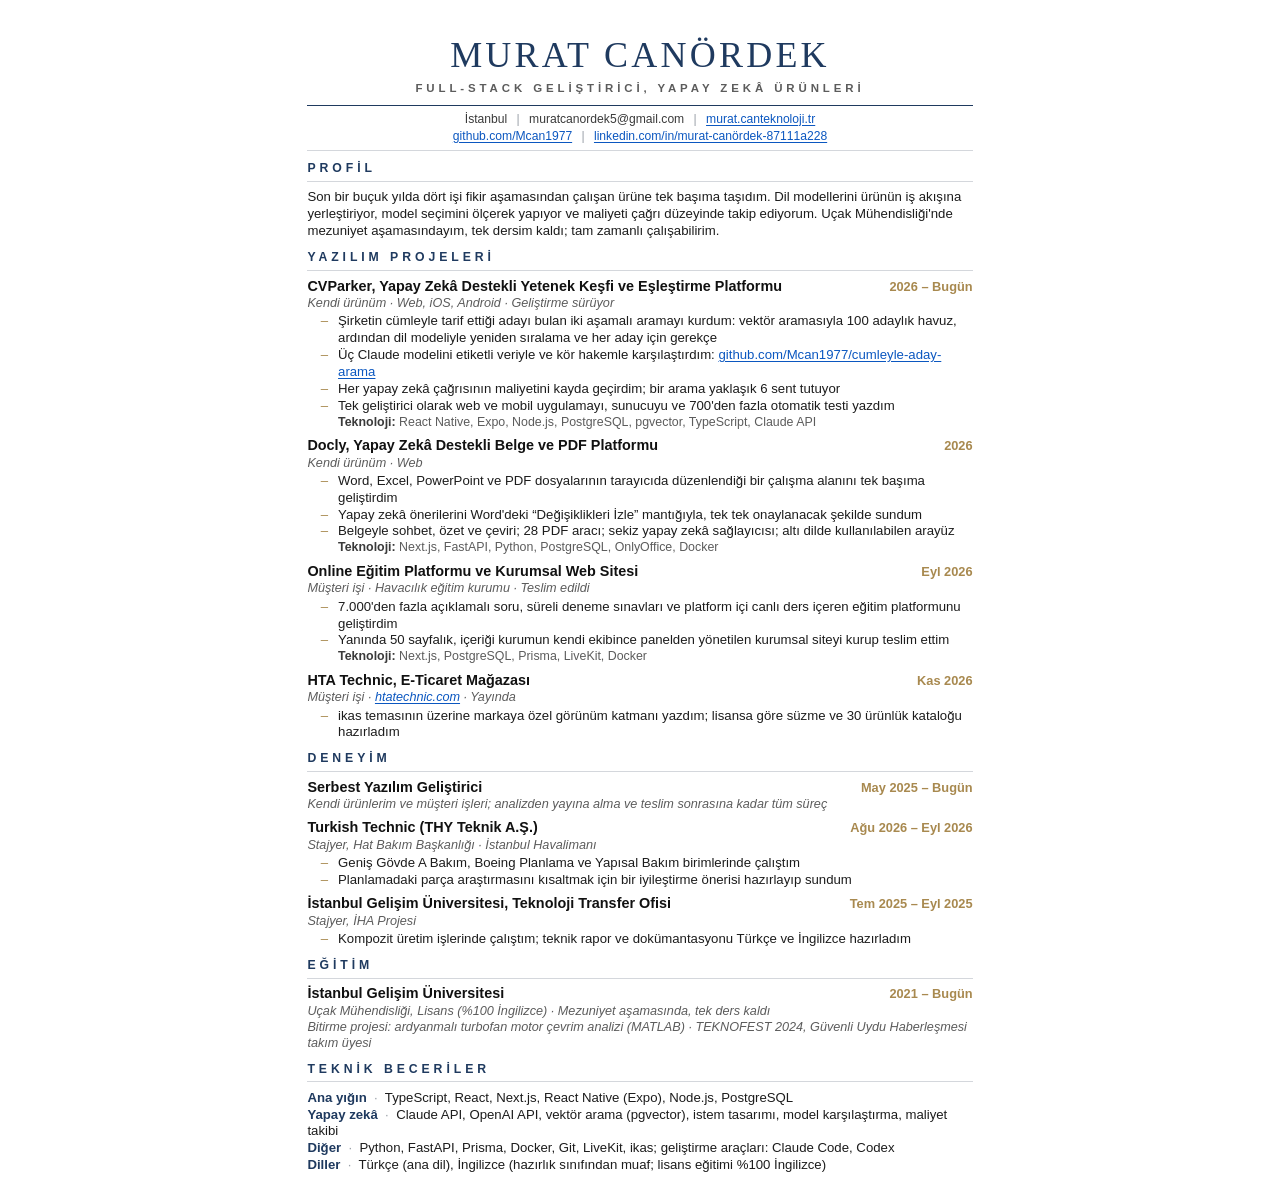
<file: ozgecmis.html>
<!doctype html>
<html lang="tr">
<head>
<meta charset="utf-8">
<meta name="robots" content="noindex">
<title>Murat Canördek, Özgeçmiş</title>
<style>
  @page { size: A4; margin: 0; }
  :root { --lacivert: #1f3a5f; --altin: #a8894f; --gri: #5c5c5c; --cizgi: #d4d7dc; --yazi: #1c1c1c; --bag: #0b57c0; }
  * { box-sizing: border-box; margin: 0; padding: 0; }
  html { -webkit-print-color-adjust: exact; print-color-adjust: exact; }
  body { width: 210mm; margin: 0 auto; padding: 9.5mm 17mm 7.5mm; background: #fff; color: var(--yazi);
    font: 9.9pt/1.28 Calibri, Carlito, "Segoe UI", Arial, sans-serif; }
  a { color: var(--bag); text-decoration: underline; text-underline-offset: 1.5pt; }

  .ust { text-align: center; }
  .ust h1 { font: 400 27pt/1.1 Georgia, "Times New Roman", serif; letter-spacing: .09em; color: var(--lacivert); }
  .rol { margin-top: 4pt; font-size: 8.6pt; font-weight: 700; letter-spacing: .34em; color: var(--gri); }
  .iletisim { margin-top: 7pt; padding: 4.5pt 0; border-top: 1.1pt solid var(--lacivert); border-bottom: .6pt solid var(--cizgi);
    display: flex; flex-wrap: wrap; justify-content: center; gap: 0 7pt; font-size: 9.1pt; color: #3a3a3a; list-style: none; }
  .iletisim-2 { margin-top: 0; padding-top: 0; border-top: 0; }
  .iletisim:not(.iletisim-2) { padding-bottom: 1pt; border-bottom: 0; }
  .iletisim li + li::before { content: "|"; margin-right: 7pt; color: #9aa0a8; }

  h2 { margin-top: 7.6pt; padding-bottom: 3pt; border-bottom: .6pt solid var(--cizgi); font-size: 9.2pt; font-weight: 700;
    letter-spacing: .32em; color: var(--lacivert); }
  .ozet { margin-top: 5.5pt; }

  .kayit { margin-top: 4.3pt; break-inside: avoid; }
  .bas { display: flex; justify-content: space-between; align-items: baseline; gap: 12pt; }
  .bas h3 { font-size: 10.8pt; font-weight: 700; color: #111; }
  .bas time { font-size: 9.6pt; font-weight: 700; color: var(--altin); white-space: nowrap; }
  .alt { font-size: 9.5pt; font-style: italic; color: var(--gri); }
  .alt a { font-style: italic; }
  .kayit ul { list-style: none; margin-top: 1.5pt; }
  .kayit li { position: relative; padding-left: 23pt; }
  .kayit li::before { content: "–"; position: absolute; left: 10pt; color: var(--altin); }
  .tek { padding-left: 23pt; font-size: 9.3pt; color: var(--gri); }
  .tek b { font-weight: 700; color: #3a3a3a; }

  .beceri { margin-top: 5.5pt; }
  .beceri p b { color: var(--lacivert); }
  .beceri p b::after { content: "  ·  "; color: #9aa0a8; font-weight: 400; white-space: pre; }
</style>
</head>
<body>
  <header class="ust">
    <h1>MURAT CANÖRDEK</h1>
    <p class="rol">FULL-STACK GELİŞTİRİCİ, YAPAY ZEKÂ ÜRÜNLERİ</p>
    <ul class="iletisim">
      <li>İstanbul</li>
      <li>muratcanordek5@gmail.com</li>
      <li><a href="https://murat.canteknoloji.tr">murat.canteknoloji.tr</a></li>
    </ul>
    <ul class="iletisim iletisim-2">
      <li><a href="https://github.com/Mcan1977">github.com/Mcan1977</a></li>
      <li><a href="https://www.linkedin.com/in/murat-can%C3%B6rdek-87111a228">linkedin.com/in/murat-canördek-87111a228</a></li>
    </ul>
  </header>

  <section>
    <h2>PROFİL</h2>
    <p class="ozet">Son bir buçuk yılda dört işi fikir aşamasından çalışan ürüne tek başıma taşıdım. Dil modellerini ürünün iş akışına yerleştiriyor, model seçimini ölçerek yapıyor ve maliyeti çağrı düzeyinde takip ediyorum. Uçak Mühendisliği'nde mezuniyet aşamasındayım, tek dersim kaldı; tam zamanlı çalışabilirim.</p>
  </section>

  <section>
    <h2>YAZILIM PROJELERİ</h2>

    <div class="kayit">
      <div class="bas"><h3>CVParker, Yapay Zekâ Destekli Yetenek Keşfi ve Eşleştirme Platformu</h3><time>2026 – Bugün</time></div>
      <p class="alt">Kendi ürünüm · Web, iOS, Android · Geliştirme sürüyor</p>
      <ul>
        <li>Şirketin cümleyle tarif ettiği adayı bulan iki aşamalı aramayı kurdum: vektör aramasıyla 100 adaylık havuz, ardından dil modeliyle yeniden sıralama ve her aday için gerekçe</li>
        <li>Üç Claude modelini etiketli veriyle ve kör hakemle karşılaştırdım: <a href="https://github.com/Mcan1977/cumleyle-aday-arama">github.com/Mcan1977/cumleyle-aday-arama</a></li>
        <li>Her yapay zekâ çağrısının maliyetini kayda geçirdim; bir arama yaklaşık 6 sent tutuyor</li>
        <li>Tek geliştirici olarak web ve mobil uygulamayı, sunucuyu ve 700'den fazla otomatik testi yazdım</li>
      </ul>
      <p class="tek"><b>Teknoloji:</b> React Native, Expo, Node.js, PostgreSQL, pgvector, TypeScript, Claude API</p>
    </div>

    <div class="kayit">
      <div class="bas"><h3>Docly, Yapay Zekâ Destekli Belge ve PDF Platformu</h3><time>2026</time></div>
      <p class="alt">Kendi ürünüm · Web</p>
      <ul>
        <li>Word, Excel, PowerPoint ve PDF dosyalarının tarayıcıda düzenlendiği bir çalışma alanını tek başıma geliştirdim</li>
        <li>Yapay zekâ önerilerini Word'deki “Değişiklikleri İzle” mantığıyla, tek tek onaylanacak şekilde sundum</li>
        <li>Belgeyle sohbet, özet ve çeviri; 28 PDF aracı; sekiz yapay zekâ sağlayıcısı; altı dilde kullanılabilen arayüz</li>
      </ul>
      <p class="tek"><b>Teknoloji:</b> Next.js, FastAPI, Python, PostgreSQL, OnlyOffice, Docker</p>
    </div>

    <div class="kayit">
      <div class="bas"><h3>Online Eğitim Platformu ve Kurumsal Web Sitesi</h3><time>Eyl 2026</time></div>
      <p class="alt">Müşteri işi · Havacılık eğitim kurumu · Teslim edildi</p>
      <ul>
        <li>7.000'den fazla açıklamalı soru, süreli deneme sınavları ve platform içi canlı ders içeren eğitim platformunu geliştirdim</li>
        <li>Yanında 50 sayfalık, içeriği kurumun kendi ekibince panelden yönetilen kurumsal siteyi kurup teslim ettim</li>
      </ul>
      <p class="tek"><b>Teknoloji:</b> Next.js, PostgreSQL, Prisma, LiveKit, Docker</p>
    </div>

    <div class="kayit">
      <div class="bas"><h3>HTA Technic, E-Ticaret Mağazası</h3><time>Kas 2026</time></div>
      <p class="alt">Müşteri işi · <a href="https://htatechnic.com">htatechnic.com</a> · Yayında</p>
      <ul>
        <li>ikas temasının üzerine markaya özel görünüm katmanı yazdım; lisansa göre süzme ve 30 ürünlük kataloğu hazırladım</li>
      </ul>
    </div>
  </section>

  <section>
    <h2>DENEYİM</h2>

    <div class="kayit">
      <div class="bas"><h3>Serbest Yazılım Geliştirici</h3><time>May 2025 – Bugün</time></div>
      <p class="alt">Kendi ürünlerim ve müşteri işleri; analizden yayına alma ve teslim sonrasına kadar tüm süreç</p>
    </div>

    <div class="kayit">
      <div class="bas"><h3>Turkish Technic (THY Teknik A.Ş.)</h3><time>Ağu 2026 – Eyl 2026</time></div>
      <p class="alt">Stajyer, Hat Bakım Başkanlığı · İstanbul Havalimanı</p>
      <ul>
        <li>Geniş Gövde A Bakım, Boeing Planlama ve Yapısal Bakım birimlerinde çalıştım</li>
        <li>Planlamadaki parça araştırmasını kısaltmak için bir iyileştirme önerisi hazırlayıp sundum</li>
      </ul>
    </div>

    <div class="kayit">
      <div class="bas"><h3>İstanbul Gelişim Üniversitesi, Teknoloji Transfer Ofisi</h3><time>Tem 2025 – Eyl 2025</time></div>
      <p class="alt">Stajyer, İHA Projesi</p>
      <ul>
        <li>Kompozit üretim işlerinde çalıştım; teknik rapor ve dokümantasyonu Türkçe ve İngilizce hazırladım</li>
      </ul>
    </div>
  </section>

  <section>
    <h2>EĞİTİM</h2>
    <div class="kayit">
      <div class="bas"><h3>İstanbul Gelişim Üniversitesi</h3><time>2021 – Bugün</time></div>
      <p class="alt">Uçak Mühendisliği, Lisans (%100 İngilizce) · Mezuniyet aşamasında, tek ders kaldı</p>
      <p class="alt">Bitirme projesi: ardyanmalı turbofan motor çevrim analizi (MATLAB) · TEKNOFEST 2024, Güvenli Uydu Haberleşmesi takım üyesi</p>
    </div>
  </section>

  <section>
    <h2>TEKNİK BECERİLER</h2>
    <div class="beceri">
      <p><b>Ana yığın</b>TypeScript, React, Next.js, React Native (Expo), Node.js, PostgreSQL</p>
      <p><b>Yapay zekâ</b>Claude API, OpenAI API, vektör arama (pgvector), istem tasarımı, model karşılaştırma, maliyet takibi</p>
      <p><b>Diğer</b>Python, FastAPI, Prisma, Docker, Git, LiveKit, ikas; geliştirme araçları: Claude Code, Codex</p>
      <p><b>Diller</b>Türkçe (ana dil), İngilizce (hazırlık sınıfından muaf; lisans eğitimi %100 İngilizce)</p>
    </div>
  </section>
</body>
</html>
</file>
<file: stil.css>
/* Murat Canördek portfolyo, ikinci tasarım.
   Fikir: bir ürün tanıtım sayfası gibi. Giriş ve kapanış şafak öncesi
   gökyüzü (uçak mühendisliğine selam), aradaki her iş kendi ürününün
   renk dünyasında büyük bir panel. */

:root {
  --gece: #080d1a;
  --kagit: #f7f8fa;
  --murekkep: #0b1220;
  --ikincil-yazi: #47536e;
  --ince-cizgi: #dfe3ea;
  --safak: #ffb27a;

  --baslik: "Bricolage Grotesque", "Segoe UI", system-ui, sans-serif;
  --govde: "Onest", "Segoe UI", system-ui, sans-serif;

  --kap: 1120px;
  --kenar: clamp(20px, 4vw, 48px);
  --yumusak: cubic-bezier(0.2, 0.7, 0.2, 1);
}

* { box-sizing: border-box; }

html { scroll-behavior: smooth; scroll-padding-top: 96px; }

body {
  margin: 0;
  background: var(--kagit);
  color: var(--murekkep);
  font-family: var(--govde);
  font-size: 17px;
  line-height: 1.65;
  -webkit-font-smoothing: antialiased;
  text-rendering: optimizeLegibility;
}

::selection { background: #2457f5; color: #fff; }

img { max-width: 100%; height: auto; display: block; }
a { color: inherit; }
p { margin: 0 0 1em; }
ul, ol { margin: 0; padding: 0; list-style: none; }

:focus-visible { outline: 3px solid #6ea0ff; outline-offset: 3px; border-radius: 6px; }

.kap { max-width: calc(var(--kap) + 2 * var(--kenar)); margin-inline: auto; padding-inline: var(--kenar); }

.atla {
  position: fixed; left: -999px; top: 10px; z-index: 100;
  background: #fff; color: var(--murekkep); padding: 10px 16px; border-radius: 10px; font-weight: 600;
}
.atla:focus { left: 10px; }

h1, h2, h3, h4, .is-ad {
  font-family: var(--baslik);
  font-weight: 700;
  margin: 0;
  text-wrap: balance;
}
h1, h2, .is h3 { letter-spacing: -0.035em; line-height: 0.98; }

.simge {
  width: 1.15em; height: 1.15em; flex: none;
  fill: none; stroke: currentColor; stroke-width: 1.8; stroke-linecap: round; stroke-linejoin: round;
}

/* ---------- düğmeler ---------- */

.dugme {
  display: inline-flex; align-items: center; gap: 10px;
  padding: 14px 24px; border-radius: 999px;
  font-weight: 600; font-size: 1rem; line-height: 1.2; text-decoration: none;
  border: 1px solid transparent;
  transition: transform 0.2s var(--yumusak), background-color 0.2s, border-color 0.2s, box-shadow 0.2s;
}
.dugme:hover { transform: translateY(-2px); }
.dugme .simge { transition: transform 0.2s var(--yumusak); }
.dugme:hover .simge { transform: translateX(3px); }
.dugme-acik { background: #fff; color: var(--gece); box-shadow: 0 10px 30px -12px rgba(255, 255, 255, 0.45); }
.dugme-acik:hover { background: #fff4ea; }
.dugme-hayalet { color: #fff; border-color: rgba(255, 255, 255, 0.28); background: rgba(255, 255, 255, 0.04); }
.dugme-hayalet:hover { border-color: rgba(255, 255, 255, 0.6); background: rgba(255, 255, 255, 0.1); }
.dugme-vurgu { background: var(--vurgu); color: var(--vurgu-yazi); }
.dugme-buyuk { padding: 18px 30px; font-size: 1.08rem; }

/* ---------- üst gezinme: yüzen hap ---------- */

.ust {
  position: fixed; top: 14px; left: 50%; z-index: 40;
  transform: translateX(-50%);
  width: min(var(--kap), calc(100% - 28px));
  display: flex; align-items: center; justify-content: space-between; gap: 16px;
  padding: 7px 7px 7px 22px;
  border-radius: 999px;
  background: rgba(10, 16, 30, 0.72);
  -webkit-backdrop-filter: blur(16px) saturate(150%);
  backdrop-filter: blur(16px) saturate(150%);
  border: 1px solid rgba(255, 255, 255, 0.1);
  box-shadow: 0 16px 40px -20px rgba(0, 0, 0, 0.55);
  color: #fff;
}
.ust-ad { font-family: var(--baslik); font-weight: 700; font-size: 1.08rem; letter-spacing: -0.01em; text-decoration: none; white-space: nowrap; }
.ust nav { display: flex; gap: clamp(14px, 2.6vw, 34px); }
.ust nav a { text-decoration: none; font-size: 0.95rem; font-weight: 500; color: rgba(255, 255, 255, 0.72); transition: color 0.15s; }
.ust nav a:hover { color: #fff; }
.ust-dugme {
  text-decoration: none; font-weight: 600; font-size: 0.93rem; white-space: nowrap;
  background: #fff; color: var(--gece); padding: 10px 18px; border-radius: 999px;
  transition: background-color 0.2s;
}
.ust-dugme:hover { background: #ffe9d8; }

/* ---------- giriş ---------- */

.giris {
  position: relative;
  color: #fff;
  text-align: center;
  padding-top: clamp(140px, 17vw, 208px);
  padding-bottom: 1px; /* sahnenin alt boşluğu dışarı taşmasın, bölümün içinde kalsın */
  background:
    radial-gradient(90% 46% at 50% 104%, rgba(255, 170, 112, 0.34), rgba(255, 138, 92, 0.1) 46%, transparent 72%),
    radial-gradient(60% 50% at 88% 0%, rgba(88, 118, 255, 0.24), transparent 62%),
    radial-gradient(50% 40% at 6% 12%, rgba(64, 96, 220, 0.16), transparent 60%),
    var(--gece);
}

.rota { position: absolute; inset: 0; width: 100%; height: 100%; pointer-events: none; }
.rota-cizgi { stroke-dasharray: 2400; stroke-dashoffset: 0; }

.giris-ic { position: relative; }

.hazir {
  display: inline-flex; align-items: center; gap: 10px;
  margin: 0 0 30px; padding: 8px 16px 8px 13px;
  border-radius: 999px; border: 1px solid rgba(255, 255, 255, 0.16); background: rgba(255, 255, 255, 0.06);
  font-size: 0.92rem; font-weight: 500; color: rgba(255, 255, 255, 0.9);
}
.hazir span { width: 9px; height: 9px; border-radius: 50%; background: #4ade80; box-shadow: 0 0 0 4px rgba(74, 222, 128, 0.2); }

.giris-ad { font-family: var(--baslik); font-weight: 600; font-size: clamp(1.15rem, 1.8vw, 1.45rem); letter-spacing: -0.01em; color: var(--safak); margin: 0 0 14px; }
.giris h1 { font-size: clamp(2.2rem, 6vw, 5rem); max-width: 20ch; margin-inline: auto; line-height: 1.02; }

.giris-ozet {
  font-size: clamp(1.05rem, 1.5vw, 1.28rem); line-height: 1.6;
  max-width: 64ch; margin: clamp(22px, 3vw, 34px) auto 0; color: rgba(255, 255, 255, 0.76);
}
.giris-eylem { display: flex; flex-wrap: wrap; justify-content: center; gap: 12px; margin: clamp(28px, 4vw, 40px) 0 0; }

/* cihaz sahnesi: bir sonraki bölümün üstüne taşar */
.sahne {
  position: relative; z-index: 2;
  margin-top: clamp(52px, 8vw, 104px);
  margin-bottom: calc(-1 * clamp(70px, 14vw, 230px));
}
.pencere {
  border-radius: clamp(10px, 1.2vw, 16px); overflow: hidden; background: #fff;
  box-shadow: 0 60px 120px -40px rgba(0, 0, 0, 0.75), 0 0 0 1px rgba(255, 255, 255, 0.1);
}
.pencere-cubuk {
  display: flex; align-items: center; gap: 6px;
  height: clamp(24px, 2.6vw, 36px); padding: 0 clamp(10px, 1.2vw, 16px);
  background: #eef1f5; border-bottom: 1px solid #dde2e9;
}
.pencere-cubuk i { width: 9px; height: 9px; border-radius: 50%; background: #c3cad5; flex: none; }
.pencere-cubuk span {
  margin-inline: auto; transform: translateX(-21px);
  font: 500 0.72rem/1 var(--govde); color: #6b7686; background: #fff;
  padding: 5px 16px; border-radius: 7px; white-space: nowrap;
}
.pencere img { width: 100%; aspect-ratio: 16 / 10; object-fit: cover; object-position: top center; }

.pencere-on { position: relative; width: 74%; margin-inline: auto; transform: translateY(var(--kay-on, 0)); }
.pencere-arka {
  position: absolute; left: 0; top: 13%; width: 50%;
  transform: translateY(var(--kay-arka, 0)) rotate(-3.5deg); filter: brightness(0.86) saturate(0.9);
}
.telefon {
  position: absolute; right: 3%; bottom: -8%; width: 17%; aspect-ratio: 780 / 1560;
  transform: translateY(var(--kay-tel, 0));
  border: clamp(5px, 0.7vw, 10px) solid #0c1220; border-radius: clamp(18px, 2.6vw, 38px);
  overflow: hidden; background: #fff;
  box-shadow: 0 50px 90px -30px rgba(0, 0, 0, 0.7), 0 0 0 1px rgba(255, 255, 255, 0.16);
}
.telefon img { width: 100%; height: 100%; object-fit: cover; object-position: top center; }

/* ---------- işler ---------- */

.isler-giris {
  text-align: center;
  padding-top: calc(clamp(70px, 14vw, 230px) + clamp(72px, 9vw, 128px));
  padding-bottom: clamp(36px, 5vw, 64px);
}
.isler-giris h2 { font-size: clamp(2.4rem, 5.6vw, 4.4rem); }
.isler-giris p { max-width: 54ch; margin: 20px auto 0; font-size: clamp(1.05rem, 1.4vw, 1.2rem); color: var(--ikincil-yazi); }

.is {
  width: min(1340px, calc(100% - 2 * clamp(10px, 2vw, 28px)));
  margin: 0 auto clamp(16px, 2.4vw, 32px);
  border-radius: clamp(26px, 3.4vw, 48px);
  background: var(--zemin); color: var(--yazi);
  overflow: hidden;
}
.is-ic { max-width: calc(var(--kap) + 2 * var(--kenar)); margin-inline: auto; padding: clamp(44px, 7.5vw, 104px) var(--kenar); }

.is-cvparker {
  --zemin: radial-gradient(70% 50% at 100% 0%, #d6e2ff, transparent 62%), #ecf1ff;
  --yazi: #0a1226; --ikincil: #47536e; --vurgu: #2457f5; --vurgu-yazi: #fff;
  --kutu: #fff; --cizgi: rgba(20, 40, 110, 0.12); --golge: rgba(36, 87, 245, 0.4);
}
.is-docly {
  --zemin: radial-gradient(65% 50% at 0% 0%, rgba(95, 227, 177, 0.17), transparent 62%), #0c1f1b;
  --yazi: #f1f7f4; --ikincil: #a6bdb5; --vurgu: #5fe3b1; --vurgu-yazi: #06231b;
  --kutu: rgba(255, 255, 255, 0.055); --cizgi: rgba(255, 255, 255, 0.13); --golge: rgba(0, 0, 0, 0.75);
}
.is-magaza {
  --zemin: radial-gradient(70% 50% at 100% 0%, #dbe4f7, transparent 62%), #f1f4fa;
  --yazi: #0a1a3f; --ikincil: #4b5878; --vurgu: #12306f; --vurgu-yazi: #fff;
  --kutu: #fff; --cizgi: rgba(10, 26, 63, 0.12); --golge: rgba(10, 26, 63, 0.42);
}
.is-egitim {
  --zemin: radial-gradient(65% 50% at 0% 0%, rgba(255, 200, 96, 0.13), transparent 62%), #14161c;
  --yazi: #f3f4f6; --ikincil: #a8afbc; --vurgu: #ffc860; --vurgu-yazi: #241800;
  --kutu: rgba(255, 255, 255, 0.05); --cizgi: rgba(255, 255, 255, 0.13); --golge: rgba(0, 0, 0, 0.75);
}

.is-bas { max-width: 820px; }

.rozetler { display: flex; flex-wrap: wrap; gap: 8px; }
.rozetler li {
  padding: 6px 13px; border-radius: 999px; border: 1px solid var(--cizgi);
  font-size: 0.84rem; font-weight: 500; line-height: 1.3; color: var(--ikincil);
}
.rozetler li:first-child { background: var(--vurgu); border-color: transparent; color: var(--vurgu-yazi); font-weight: 600; }

.is h3 { font-size: clamp(2.6rem, 6.4vw, 5.2rem); margin-top: clamp(26px, 3.6vw, 40px); }
.is-tanim { font-family: var(--baslik); font-weight: 600; font-size: clamp(1.2rem, 2vw, 1.6rem); line-height: 1.2; letter-spacing: -0.015em; color: var(--vurgu); margin: 14px 0 0; }
.is-ozet { font-size: clamp(1.05rem, 1.45vw, 1.22rem); line-height: 1.6; color: var(--ikincil); margin: clamp(20px, 2.6vw, 30px) 0 0; max-width: 62ch; }
.is-baglanti { margin: 28px 0 0; }

/* ekran kaydı */
.kayit { margin: clamp(40px, 6vw, 76px) 0 0; }
.kayit-cerceve {
  border-radius: clamp(12px, 1.4vw, 18px); overflow: hidden; background: #fff;
  box-shadow: 0 60px 110px -50px var(--golge), 0 0 0 1px var(--cizgi);
}
.kayit video { display: block; width: 100%; height: auto; aspect-ratio: 16 / 10; background: #fff; }
.kayit figcaption { font-size: 0.96rem; color: var(--ikincil); margin-top: 18px; max-width: 72ch; }

/* galeri */
.galeri { margin-top: clamp(40px, 6vw, 76px); }
.galeri-ek { margin-top: clamp(28px, 4vw, 48px); }
.galeri figure { margin: 0; }

.buyuk {
  display: block; width: 100%; padding: 0; border: 0; cursor: zoom-in;
  border-radius: clamp(12px, 1.4vw, 18px); overflow: hidden; background: #fff;
  box-shadow: 0 60px 110px -50px var(--golge), 0 0 0 1px var(--cizgi);
  transition: transform 0.35s var(--yumusak), box-shadow 0.35s var(--yumusak);
}
.buyuk:hover { transform: translateY(-4px); box-shadow: 0 70px 120px -50px var(--golge), 0 0 0 1px var(--cizgi); }
.buyuk img { width: 100%; aspect-ratio: 16 / 10; object-fit: cover; object-position: top center; }

/* telefon görüntüsü seçilince pencere yerine telefon */
.buyuk.dik-gorsel { background: transparent; box-shadow: none; overflow: visible; }
.buyuk.dik-gorsel:hover { transform: none; }
.buyuk.dik-gorsel .pencere-cubuk { display: none; }
.buyuk.dik-gorsel img {
  width: auto; height: min(680px, 74vh); aspect-ratio: auto; margin-inline: auto;
  border: 10px solid #0c1220; border-radius: 40px; background: #fff;
  box-shadow: 0 50px 100px -40px var(--golge), 0 0 0 1px var(--cizgi);
}

.galeri figcaption { font-size: 0.96rem; color: var(--ikincil); margin-top: 18px; max-width: 72ch; min-height: 3.2em; }

.kucukler { display: flex; flex-wrap: wrap; gap: 10px; margin-top: 8px; }
.kucukler button {
  flex: none; width: 116px; height: 72px; padding: 0; cursor: pointer;
  border: 0; border-radius: 10px; overflow: hidden; background: #fff;
  box-shadow: 0 0 0 1px var(--cizgi); opacity: 0.55;
  transition: opacity 0.2s, box-shadow 0.2s, transform 0.2s var(--yumusak);
}
.kucukler button.dik { width: 46px; }
.kucukler button:hover { opacity: 1; transform: translateY(-2px); }
.kucukler button[aria-pressed="true"] { opacity: 1; box-shadow: 0 0 0 2px var(--vurgu); }
.kucukler img { width: 100%; height: 100%; object-fit: cover; object-position: top center; }

/* vaka anlatımı: her projede aynı beş başlık */
.vaka {
  display: grid; grid-template-columns: repeat(2, minmax(0, 1fr));
  gap: clamp(12px, 1.8vw, 22px);
  margin-top: clamp(44px, 6.5vw, 84px);
}
.vaka > section {
  background: var(--kutu); border: 1px solid var(--cizgi);
  border-radius: clamp(18px, 2vw, 26px);
  padding: clamp(22px, 3vw, 36px);
}
.vaka .vaka-genis { grid-column: 1 / -1; }
.vaka h4 {
  font-family: var(--govde); font-weight: 600; font-size: 0.86rem; letter-spacing: 0.01em;
  color: var(--vurgu); margin: 0 0 12px;
}
.vaka p { margin: 0; font-size: 1.04rem; }
.vaka ul { display: grid; grid-template-columns: repeat(3, minmax(0, 1fr)); gap: clamp(18px, 2.6vw, 32px) clamp(24px, 3.4vw, 48px); }
.vaka li { color: var(--ikincil); }
.vaka li b { display: block; color: var(--yazi); font-family: var(--baslik); font-weight: 700; font-size: 1.18rem; letter-spacing: -0.015em; line-height: 1.2; margin-bottom: 6px; }

.teknoloji { margin: clamp(30px, 4.5vw, 52px) 0 0; font-size: 0.97rem; color: var(--ikincil); }
.teknoloji span { display: block; font-size: 0.82rem; font-weight: 600; color: var(--yazi); margin-bottom: 4px; }

/* ---------- yaklaşım ---------- */

.yaklasim { padding-block: clamp(88px, 13vw, 176px) clamp(40px, 6vw, 80px); }
.yaklasim-bas h2, .yetkinlikler h2, .yolculuk h2 { font-size: clamp(2.3rem, 5.2vw, 4rem); }
.yaklasim-bas p {
  font-size: clamp(1.05rem, 1.5vw, 1.25rem); line-height: 1.6; color: var(--ikincil-yazi);
  max-width: 58ch; margin: clamp(22px, 3vw, 32px) 0 0;
}
.ilkeler {
  display: grid; grid-template-columns: repeat(3, minmax(0, 1fr));
  gap: clamp(24px, 4vw, 56px); margin-top: clamp(48px, 7vw, 88px);
}
.ilkeler > div { border-top: 1px solid var(--ince-cizgi); padding-top: 24px; position: relative; }
.ilkeler > div::before { content: ""; position: absolute; top: -1px; left: 0; width: 44px; height: 3px; background: var(--murekkep); border-radius: 2px; }
.ilkeler h3 { font-size: clamp(1.4rem, 2.2vw, 1.75rem); letter-spacing: -0.02em; line-height: 1.1; margin-bottom: 12px; }
.ilkeler p { margin: 0; color: var(--ikincil-yazi); }

/* ---------- yetkinlikler ---------- */

.yetkinlikler { padding-block: clamp(40px, 6vw, 80px); }
.beceri { margin: clamp(32px, 5vw, 56px) 0 0; border-bottom: 1px solid var(--ince-cizgi); }
.beceri div {
  display: grid; grid-template-columns: minmax(140px, 1fr) minmax(0, 4fr);
  gap: 6px clamp(20px, 4vw, 56px);
  padding: clamp(18px, 2.4vw, 26px) 0; border-top: 1px solid var(--ince-cizgi);
}
.beceri dt { font-weight: 600; color: var(--ikincil-yazi); }
.beceri dd { margin: 0; font-size: 1.08rem; font-weight: 500; }

/* ---------- deneyim ---------- */

.yolculuk { padding-block: clamp(40px, 6vw, 80px) clamp(88px, 13vw, 176px); }
.duraklar { margin-top: clamp(40px, 6vw, 72px); border-bottom: 1px solid var(--ince-cizgi); }
.duraklar li {
  display: grid; grid-template-columns: minmax(140px, 1fr) minmax(0, 4fr);
  gap: 6px clamp(20px, 4vw, 56px);
  padding: clamp(20px, 2.8vw, 30px) 0; border-top: 1px solid var(--ince-cizgi);
}
.duraklar time { font-weight: 600; color: var(--ikincil-yazi); line-height: 1.5; }
.duraklar h3 { font-family: var(--govde); font-weight: 600; font-size: 1.12rem; line-height: 1.4; letter-spacing: 0; margin-bottom: 6px; }
.duraklar p { margin: 0; color: var(--ikincil-yazi); max-width: 66ch; }

/* ---------- iletişim ---------- */

.iletisim {
  color: #fff; text-align: center;
  border-radius: clamp(26px, 3.4vw, 48px) clamp(26px, 3.4vw, 48px) 0 0;
  padding-top: clamp(96px, 13vw, 176px);
  background:
    radial-gradient(90% 55% at 50% -12%, rgba(255, 170, 112, 0.32), rgba(255, 138, 92, 0.08) 48%, transparent 72%),
    radial-gradient(60% 50% at 10% 100%, rgba(88, 118, 255, 0.2), transparent 62%),
    var(--gece);
}
.iletisim h2 { font-size: clamp(2.6rem, 6.4vw, 5rem); }
.iletisim-ozet {
  font-size: clamp(1.05rem, 1.5vw, 1.25rem); line-height: 1.6;
  max-width: 56ch; margin: clamp(24px, 3vw, 34px) auto 0; color: rgba(255, 255, 255, 0.76);
}
.iletisim-eylem { display: flex; flex-wrap: wrap; justify-content: center; gap: 12px; margin: clamp(32px, 4.5vw, 48px) 0 0; }
.iletisim-eylem .dugme { overflow-wrap: anywhere; }

.kunye {
  display: grid; grid-template-columns: repeat(4, minmax(0, 1fr));
  margin: clamp(64px, 9vw, 120px) 0 0; text-align: left;
  border-top: 1px solid rgba(255, 255, 255, 0.14);
}
.kunye div { padding: 24px 20px 24px 0; }
.kunye div + div { border-left: 1px solid rgba(255, 255, 255, 0.14); padding-left: 20px; }
.kunye dt { font-size: 0.82rem; color: rgba(255, 255, 255, 0.55); margin-bottom: 4px; }
.kunye dd { margin: 0; font-weight: 500; line-height: 1.45; }

.alt {
  display: flex; flex-wrap: wrap; justify-content: space-between; gap: 8px 24px;
  padding-block: 26px 30px; text-align: left;
  border-top: 1px solid rgba(255, 255, 255, 0.1);
  font-size: 0.86rem; color: rgba(255, 255, 255, 0.5);
}
.alt p { margin: 0; }

/* ---------- büyük görsel penceresi ---------- */

.isik {
  border: 0; padding: 0; background: transparent;
  max-width: min(96vw, 1500px); max-height: 94vh; width: max-content;
}
.isik::backdrop { background: rgba(6, 10, 20, 0.88); -webkit-backdrop-filter: blur(6px); backdrop-filter: blur(6px); }
.isik img { max-width: 100%; max-height: 80vh; width: auto; margin-inline: auto; border-radius: 12px; background: #fff; }
.isik p { color: #e8edf3; font-size: 0.96rem; margin: 14px 4px 0; max-width: 80ch; }
.isik-kapat {
  display: block; margin: 0 0 12px auto; cursor: pointer;
  font: 600 0.95rem var(--govde); color: #fff; background: rgba(255, 255, 255, 0.08);
  border: 1px solid rgba(255, 255, 255, 0.4); border-radius: 999px; padding: 8px 18px;
}
.isik-kapat:hover { background: #fff; color: var(--gece); }

/* ---------- kaydırınca belirme ---------- */

.js [data-belir] {
  opacity: 0; transform: translateY(28px);
  transition: opacity 0.8s var(--yumusak), transform 0.8s var(--yumusak);
}
.js [data-belir].gorundu { opacity: 1; transform: none; }
.js .vaka > section:nth-child(2), .js .ilkeler > div:nth-child(2) { transition-delay: 0.08s; }
.js .ilkeler > div:nth-child(3) { transition-delay: 0.16s; }

@media (prefers-reduced-motion: no-preference) {
  .rota-cizgi { animation: rota-ciz 2.4s 0.2s var(--yumusak) backwards; }
  .hazir span { animation: nabiz 2.4s ease-in-out infinite; }
}
@keyframes rota-ciz { from { stroke-dashoffset: 2400; } }
@keyframes nabiz { 50% { box-shadow: 0 0 0 8px rgba(74, 222, 128, 0); } }

@media (prefers-reduced-motion: reduce) {
  html { scroll-behavior: auto; }
  .js [data-belir] { opacity: 1; transform: none; transition: none; }
  .dugme, .buyuk, .kucukler button { transition: none; }
}

/* ---------- dar ekran ---------- */

@media (max-width: 900px) {
  .vaka, .vaka ul, .ilkeler { grid-template-columns: 1fr; }
  .ust nav { display: none; }
  .ilkeler { gap: 36px; }
  .kunye { grid-template-columns: repeat(2, minmax(0, 1fr)); }
  .kunye div:nth-child(3) { border-left: 0; padding-left: 0; }
  .kunye div:nth-child(n + 3) { border-top: 1px solid rgba(255, 255, 255, 0.14); }
  .pencere-on { width: 86%; }
  .pencere-arka { display: none; }
  .telefon { width: 24%; right: 14px; bottom: -10%; }
}

@media (max-width: 640px) {
  body { font-size: 16px; }
  .ust { padding-left: 18px; }
  .duraklar li, .beceri div { grid-template-columns: 1fr; }
  .kucukler button { width: 88px; height: 56px; }
  .kucukler button.dik { width: 36px; }
  .buyuk.dik-gorsel img { height: min(560px, 68vh); border-width: 8px; border-radius: 32px; }
  .pencere-cubuk span { display: none; }
  .alt { justify-content: flex-start; }
}

@media print {
  .ust, .kucukler, .giris-eylem, .atla, .rota, .is-baglanti { display: none; }
  .js [data-belir] { opacity: 1; transform: none; }
  .is { break-inside: avoid-page; }
}
</file>
